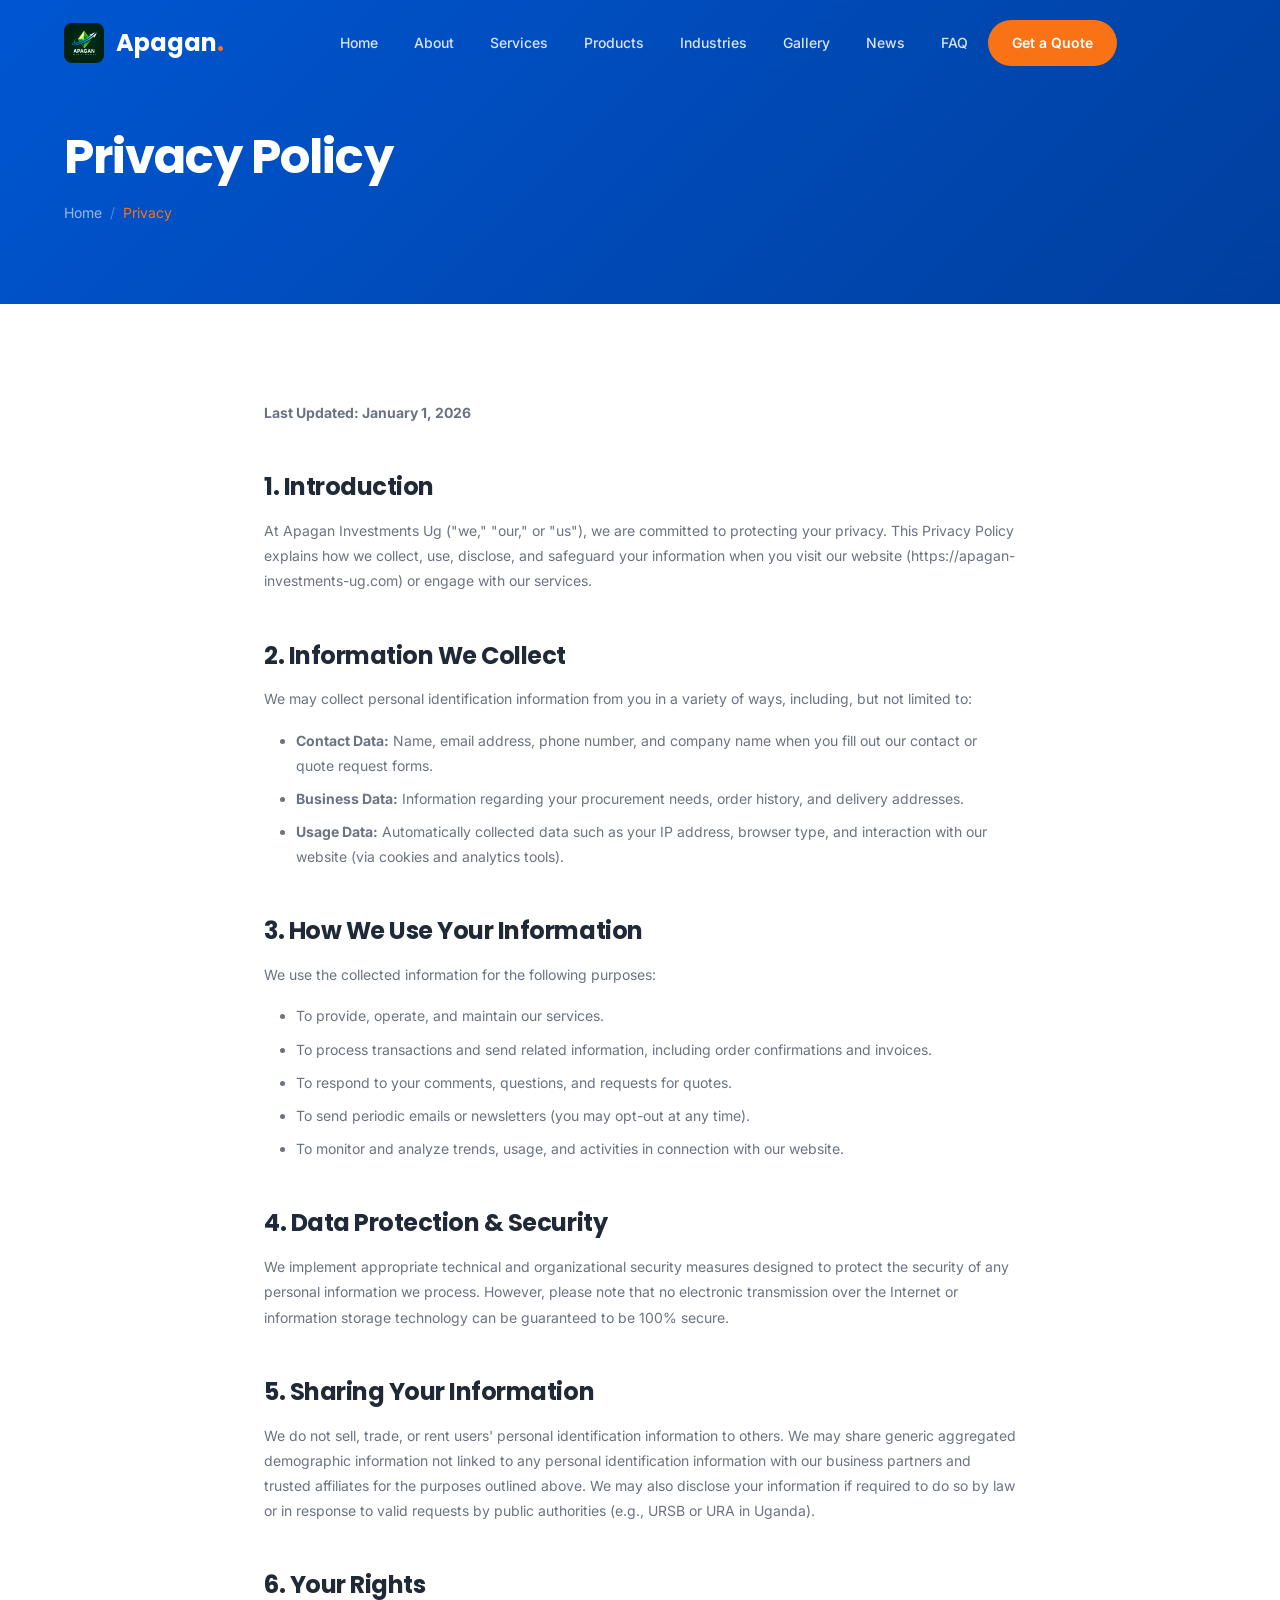
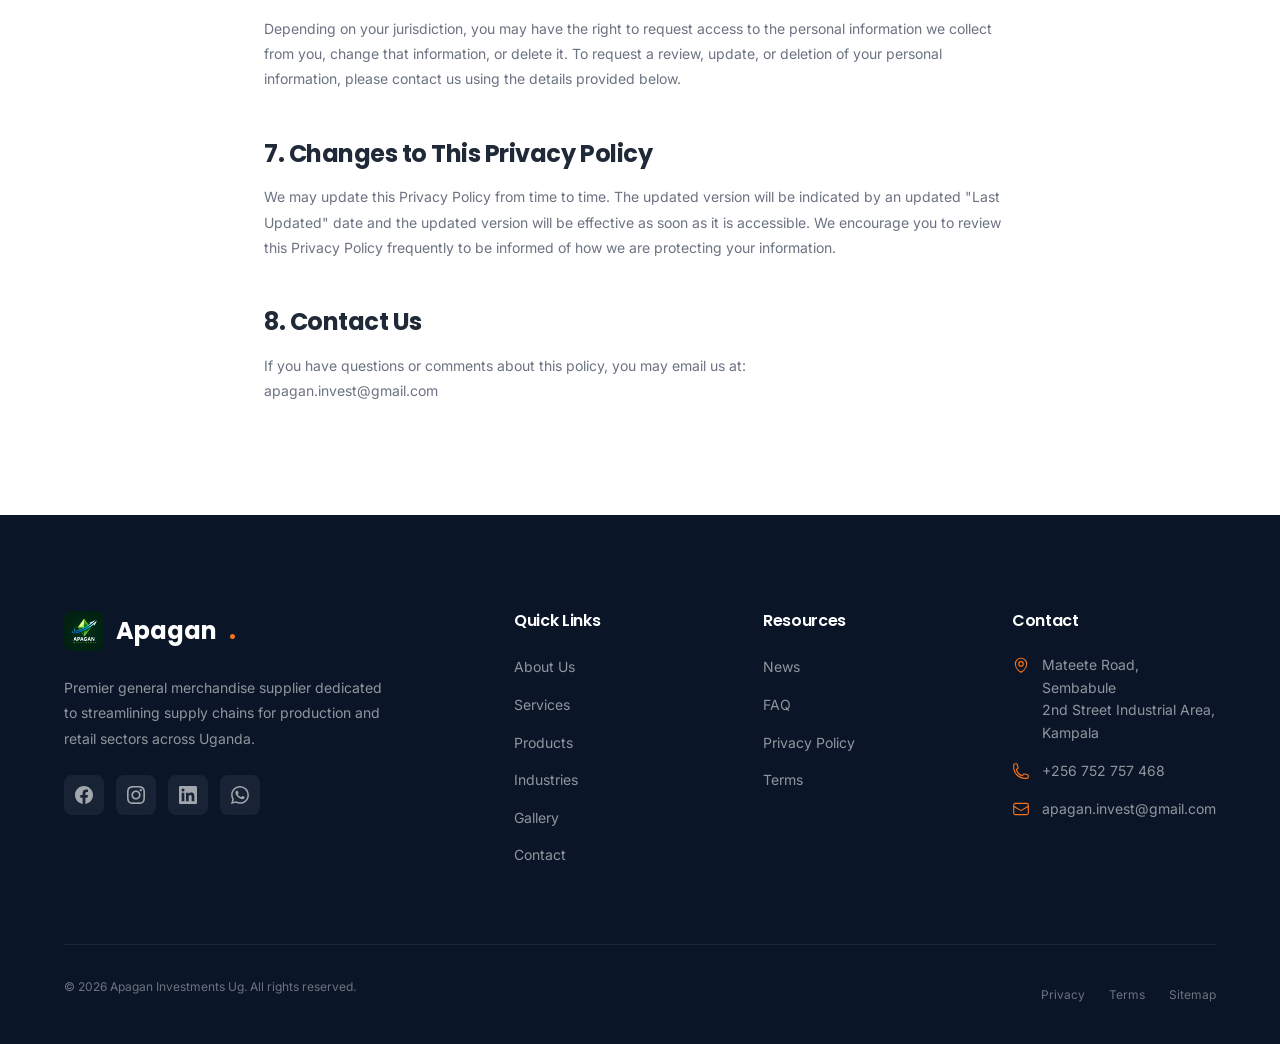
<file: privacy.html>
<!DOCTYPE html>
<html lang="en">
<head>
  <meta charset="UTF-8">
  <meta name="viewport" content="width=device-width, initial-scale=1.0">
  <title>Privacy Policy — Apagan Investments Ug</title>
  <meta name="description" content="Privacy Policy for Apagan Investments Ug. Learn how we collect, use, and protect your data.">
  <link rel="canonical" href="https://apagan-investments-ug.com/privacy.html">
  <meta name="robots" content="index, follow">
  <meta property="og:title" content="Privacy Policy — Apagan Investments Ug">
  <meta property="og:description" content="Privacy Policy for Apagan Investments Ug. Learn how we collect, use, and protect your data.">
  <meta property="og:url" content="https://apagan-investments-ug.com/privacy.html">
  <meta property="og:type" content="website">

  <!-- Favicon -->
  <link rel="icon" type="image/jpeg" href="assets/images/apagan.jpeg">
  <link rel="apple-touch-icon" href="assets/images/apagan.jpeg">
  <link rel="preconnect" href="https://fonts.googleapis.com">
  <link rel="preconnect" href="https://fonts.gstatic.com" crossorigin>
  <link href="https://fonts.googleapis.com/css2?family=Inter:wght@400;500;600;700&family=Poppins:wght@400;500;600;700;800&display=swap" rel="stylesheet">
  <link rel="stylesheet" href="assets/css/variables.css">
  <link rel="stylesheet" href="assets/css/style.css">
  <link rel="stylesheet" href="assets/css/animations.css">
  <link rel="stylesheet" href="assets/css/responsive.css">
</head>
<body>
  <div class="loader" role="status" aria-label="Loading"><div class="loader__content"><div class="loader__logo">Apagan<span>.</span></div><div class="loader__bar"><div class="loader__bar-inner"></div></div></div></div>
  <div class="scroll-progress" aria-hidden="true"></div>

  <header class="header scrolled" role="banner"><div class="container"><div class="header__inner"><a href="index.html" class="header__logo" aria-label="Home"><img src="assets/images/apagan.jpeg" alt="Apagan Logo" class="header__logo-icon"><div class="header__logo-text">Apagan<span>.</span></div></a><nav class="header__nav" role="navigation" aria-label="Main navigation"><a href="index.html">Home</a><a href="about.html">About</a><a href="services.html">Services</a><a href="products.html">Products</a><a href="industries.html">Industries</a><a href="gallery.html">Gallery</a><a href="news.html">News</a><a href="faq.html">FAQ</a><a href="contact.html" class="header__cta">Get a Quote</a></nav><div class="header__overlay"></div><button class="header__toggle" aria-label="Toggle navigation menu"><span></span><span></span><span></span></button></div></div></header>

  <section class="page-banner" style="min-height:30vh; background-image:linear-gradient(135deg, var(--color-primary), var(--color-primary-dark));">
    <div class="container"><div class="page-banner__content"><h1 class="page-banner__title">Privacy Policy</h1><div class="page-banner__breadcrumb"><a href="index.html">Home</a><span class="separator">/</span><span class="current">Privacy</span></div></div></div>
  </section>

  <section class="section">
    <div class="container" style="max-width:800px; margin:0 auto;">
      <div class="legal-content">
        <p><strong>Last Updated: January 1, 2026</strong></p>
        
        <h2>1. Introduction</h2>
        <p>At Apagan Investments Ug ("we," "our," or "us"), we are committed to protecting your privacy. This Privacy Policy explains how we collect, use, disclose, and safeguard your information when you visit our website (https://apagan-investments-ug.com) or engage with our services.</p>

        <h2>2. Information We Collect</h2>
        <p>We may collect personal identification information from you in a variety of ways, including, but not limited to:</p>
        <ul>
          <li><strong>Contact Data:</strong> Name, email address, phone number, and company name when you fill out our contact or quote request forms.</li>
          <li><strong>Business Data:</strong> Information regarding your procurement needs, order history, and delivery addresses.</li>
          <li><strong>Usage Data:</strong> Automatically collected data such as your IP address, browser type, and interaction with our website (via cookies and analytics tools).</li>
        </ul>

        <h2>3. How We Use Your Information</h2>
        <p>We use the collected information for the following purposes:</p>
        <ul>
          <li>To provide, operate, and maintain our services.</li>
          <li>To process transactions and send related information, including order confirmations and invoices.</li>
          <li>To respond to your comments, questions, and requests for quotes.</li>
          <li>To send periodic emails or newsletters (you may opt-out at any time).</li>
          <li>To monitor and analyze trends, usage, and activities in connection with our website.</li>
        </ul>

        <h2>4. Data Protection & Security</h2>
        <p>We implement appropriate technical and organizational security measures designed to protect the security of any personal information we process. However, please note that no electronic transmission over the Internet or information storage technology can be guaranteed to be 100% secure.</p>

        <h2>5. Sharing Your Information</h2>
        <p>We do not sell, trade, or rent users' personal identification information to others. We may share generic aggregated demographic information not linked to any personal identification information with our business partners and trusted affiliates for the purposes outlined above. We may also disclose your information if required to do so by law or in response to valid requests by public authorities (e.g., URSB or URA in Uganda).</p>

        <h2>6. Your Rights</h2>
        <p>Depending on your jurisdiction, you may have the right to request access to the personal information we collect from you, change that information, or delete it. To request a review, update, or deletion of your personal information, please contact us using the details provided below.</p>

        <h2>7. Changes to This Privacy Policy</h2>
        <p>We may update this Privacy Policy from time to time. The updated version will be indicated by an updated "Last Updated" date and the updated version will be effective as soon as it is accessible. We encourage you to review this Privacy Policy frequently to be informed of how we are protecting your information.</p>

        <h2>8. Contact Us</h2>
        <p>If you have questions or comments about this policy, you may email us at:<br>
        <a href="mailto:apagan.invest@gmail.com">apagan.invest@gmail.com</a></p>
      </div>
    </div>
  </section>

  <!-- Footer -->
  <footer class="footer" role="contentinfo"><div class="container"><div class="footer__grid"><div class="footer__brand"><a href="index.html" class="footer__logo"><img src="assets/images/apagan.jpeg" alt="Apagan Logo" class="footer__logo-icon"> Apagan<span>.</span></a><p class="footer__desc">Premier general merchandise supplier dedicated to streamlining supply chains for production and retail sectors across Uganda.</p><div class="footer__social"><a href="https://www.facebook.com/Apaganinvestmentsug" target="_blank" rel="noopener noreferrer" aria-label="Facebook"><svg xmlns="http://www.w3.org/2000/svg" width="18" height="18" viewBox="0 0 24 24" fill="currentColor"><path d="M24 12.073c0-6.627-5.373-12-12-12s-12 5.373-12 12c0 5.99 4.388 10.954 10.125 11.854v-8.385H7.078v-3.47h3.047V9.43c0-3.007 1.792-4.669 4.533-4.669 1.312 0 2.686.235 2.686.235v2.953H15.83c-1.491 0-1.956.925-1.956 1.874v2.25h3.328l-.532 3.47h-2.796v8.385C19.612 23.027 24 18.062 24 12.073z"/></svg></a><a href="https://www.instagram.com/apaganinvestmentsug1" target="_blank" rel="noopener noreferrer" aria-label="Instagram"><svg xmlns="http://www.w3.org/2000/svg" width="18" height="18" viewBox="0 0 24 24" fill="currentColor"><path d="M12 2.163c3.204 0 3.584.012 4.85.07 3.252.148 4.771 1.691 4.919 4.919.058 1.265.069 1.645.069 4.849 0 3.205-.012 3.584-.069 4.849-.149 3.225-1.664 4.771-4.919 4.919-1.266.058-1.644.07-4.85.07-3.204 0-3.584-.012-4.849-.07-3.26-.149-4.771-1.699-4.919-4.92-.058-1.265-.07-1.644-.07-4.849 0-3.204.013-3.583.07-4.849.149-3.227 1.664-4.771 4.919-4.919 1.266-.057 1.645-.069 4.849-.069zm0-2.163c-3.259 0-3.667.014-4.947.072-4.358.2-6.78 2.618-6.98 6.98-.059 1.281-.073 1.689-.073 4.948 0 3.259.014 3.668.072 4.948.2 4.358 2.618 6.78 6.98 6.98 1.281.058 1.689.072 4.948.072 3.259 0 3.668-.014 4.948-.072 4.354-.2 6.782-2.618 6.979-6.98.059-1.28.073-1.689.073-4.948 0-3.259-.014-3.667-.072-4.947-.196-4.354-2.617-6.78-6.979-6.98-1.281-.059-1.69-.073-4.949-.073zm0 5.838c-3.403 0-6.162 2.759-6.162 6.162s2.759 6.163 6.162 6.163 6.162-2.759 6.162-6.163c0-3.403-2.759-6.162-6.162-6.162zm0 10.162c-2.209 0-4-1.79-4-4 0-2.209 1.791-4 4-4s4 1.791 4 4c0 2.21-1.791 4-4 4zm6.406-11.845c-.796 0-1.441.645-1.441 1.44s.645 1.44 1.441 1.44c.795 0 1.439-.645 1.439-1.44s-.644-1.44-1.439-1.44z"/></svg></a><a href="https://www.linkedin.com/company/apaganinvestments" target="_blank" rel="noopener noreferrer" aria-label="LinkedIn"><svg xmlns="http://www.w3.org/2000/svg" width="18" height="18" viewBox="0 0 24 24" fill="currentColor"><path d="M20.447 20.452h-3.554v-5.569c0-1.328-.027-3.037-1.852-3.037-1.853 0-2.136 1.445-2.136 2.939v5.667H9.351V9h3.414v1.561h.046c.477-.9 1.637-1.85 3.37-1.85 3.601 0 4.267 2.37 4.267 5.455v6.286zM5.337 7.433a2.062 2.062 0 01-2.063-2.065 2.064 2.064 0 112.063 2.065zm1.782 13.019H3.555V9h3.564v11.452zM22.225 0H1.771C.792 0 0 .774 0 1.729v20.542C0 23.227.792 24 1.771 24h20.451C23.2 24 24 23.227 24 22.271V1.729C24 .774 23.2 0 22.222 0h.003z"/></svg></a><a href="https://wa.me/256752757468" target="_blank" rel="noopener noreferrer" aria-label="WhatsApp"><svg xmlns="http://www.w3.org/2000/svg" width="18" height="18" viewBox="0 0 24 24" fill="currentColor"><path d="M17.472 14.382c-.297-.149-1.758-.867-2.03-.967-.273-.099-.471-.148-.67.15-.197.297-.767.966-.94 1.164-.173.199-.347.223-.644.075-.297-.15-1.255-.463-2.39-1.475-.883-.788-1.48-1.761-1.653-2.059-.173-.297-.018-.458.13-.606.134-.133.298-.347.446-.52.149-.174.198-.298.298-.497.099-.198.05-.371-.025-.52-.075-.149-.669-1.612-.916-2.207-.242-.579-.487-.5-.669-.51-.173-.008-.371-.01-.57-.01-.198 0-.52.074-.792.372-.272.297-1.04 1.016-1.04 2.479 0 1.462 1.065 2.875 1.213 3.074.149.198 2.096 3.2 5.077 4.487.709.306 1.262.489 1.694.625.712.227 1.36.195 1.871.118.571-.085 1.758-.719 2.006-1.413.248-.694.248-1.289.173-1.413-.074-.124-.272-.198-.57-.347m-5.421 7.403h-.004a9.87 9.87 0 01-5.031-1.378l-.361-.214-3.741.982.998-3.648-.235-.374a9.86 9.86 0 01-1.51-5.26c.001-5.45 4.436-9.884 9.888-9.884 2.64 0 5.122 1.03 6.988 2.898a9.825 9.825 0 012.893 6.994c-.003 5.45-4.437 9.884-9.885 9.884m8.413-18.297A11.815 11.815 0 0012.05 0C5.495 0 .16 5.335.157 11.892c0 2.096.547 4.142 1.588 5.945L.057 24l6.305-1.654a11.882 11.882 0 005.683 1.448h.005c6.554 0 11.89-5.335 11.893-11.893a11.821 11.821 0 00-3.48-8.413z"/></svg></a></div></div><div><h4 class="footer__heading">Quick Links</h4><ul class="footer__links"><li><a href="about.html">About Us</a></li><li><a href="services.html">Services</a></li><li><a href="products.html">Products</a></li><li><a href="industries.html">Industries</a></li><li><a href="gallery.html">Gallery</a></li><li><a href="contact.html">Contact</a></li></ul></div><div><h4 class="footer__heading">Resources</h4><ul class="footer__links"><li><a href="news.html">News</a></li><li><a href="faq.html">FAQ</a></li><li><a href="privacy.html">Privacy Policy</a></li><li><a href="terms.html">Terms</a></li></ul></div><div><h4 class="footer__heading">Contact</h4><div class="footer__contact-item"><svg xmlns="http://www.w3.org/2000/svg" fill="none" viewBox="0 0 24 24" stroke="currentColor" stroke-width="1.5"><path stroke-linecap="round" stroke-linejoin="round" d="M15 10.5a3 3 0 11-6 0 3 3 0 016 0z"/><path stroke-linecap="round" stroke-linejoin="round" d="M19.5 10.5c0 7.142-7.5 11.25-7.5 11.25S4.5 17.642 4.5 10.5a7.5 7.5 0 1115 0z"/></svg><span>Mateete Road, Sembabule<br>2nd Street Industrial Area, Kampala</span></div><div class="footer__contact-item"><svg xmlns="http://www.w3.org/2000/svg" fill="none" viewBox="0 0 24 24" stroke="currentColor" stroke-width="1.5"><path stroke-linecap="round" stroke-linejoin="round" d="M2.25 6.75c0 8.284 6.716 15 15 15h2.25a2.25 2.25 0 002.25-2.25v-1.372c0-.516-.351-.966-.852-1.091l-4.423-1.106c-.44-.11-.902.055-1.173.417l-.97 1.293c-.282.376-.769.542-1.21.38a12.035 12.035 0 01-7.143-7.143c-.162-.441.004-.928.38-1.21l1.293-.97c.363-.271.527-.734.417-1.173L6.963 3.102a1.125 1.125 0 00-1.091-.852H4.5A2.25 2.25 0 002.25 4.5v2.25z"/></svg><a href="tel:+256752757468">+256 752 757 468</a></div><div class="footer__contact-item"><svg xmlns="http://www.w3.org/2000/svg" fill="none" viewBox="0 0 24 24" stroke="currentColor" stroke-width="1.5"><path stroke-linecap="round" stroke-linejoin="round" d="M21.75 6.75v10.5a2.25 2.25 0 01-2.25 2.25h-15a2.25 2.25 0 01-2.25-2.25V6.75m19.5 0A2.25 2.25 0 0019.5 4.5h-15a2.25 2.25 0 00-2.25 2.25m19.5 0v.243a2.25 2.25 0 01-1.07 1.916l-7.5 4.615a2.25 2.25 0 01-2.36 0L3.32 8.91a2.25 2.25 0 01-1.07-1.916V6.75"/></svg><a href="mailto:apagan.invest@gmail.com">apagan.invest@gmail.com</a></div></div></div><div class="footer__bottom"><p>&copy; 2026 Apagan Investments Ug. All rights reserved.</p><div class="footer__bottom-links"><a href="privacy.html">Privacy</a><a href="terms.html">Terms</a><a href="sitemap.xml">Sitemap</a></div></div></div></footer>

  <script src="assets/js/main.js" defer></script>
</body>
</html>
</file>
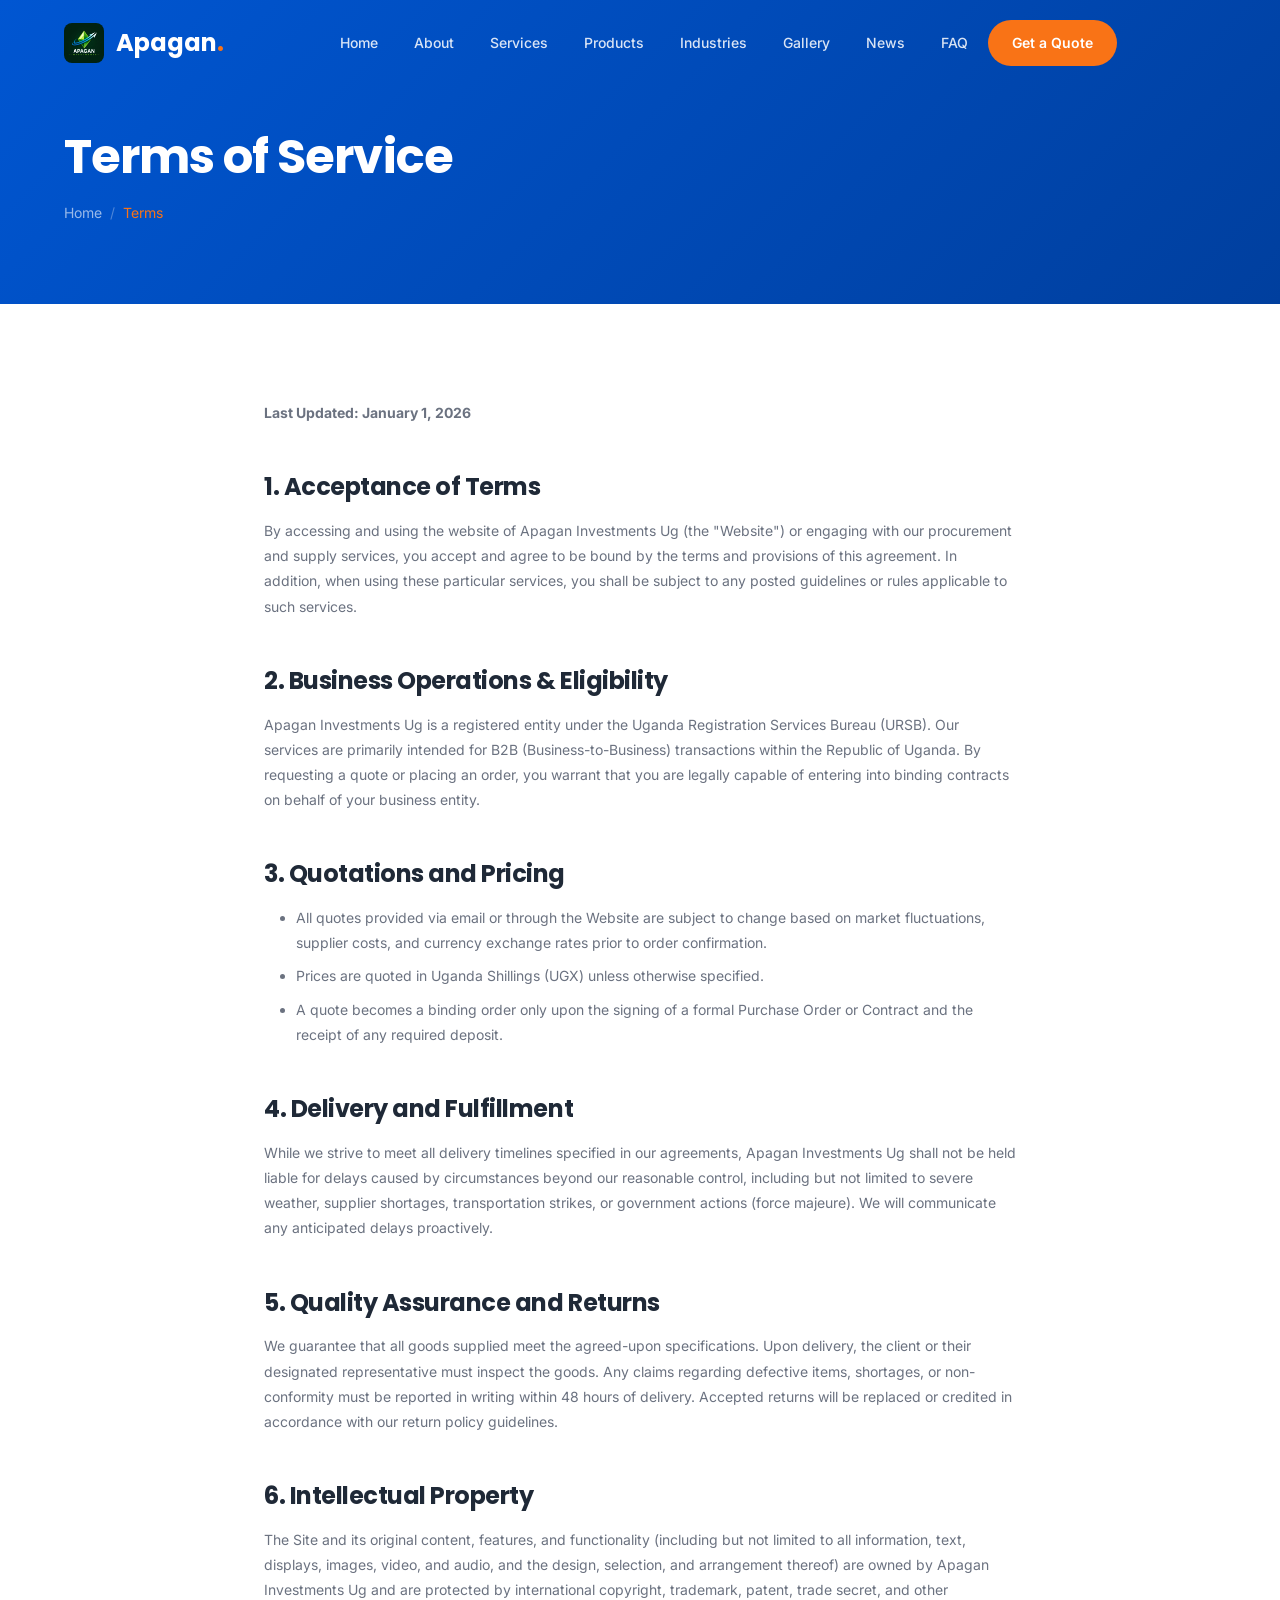
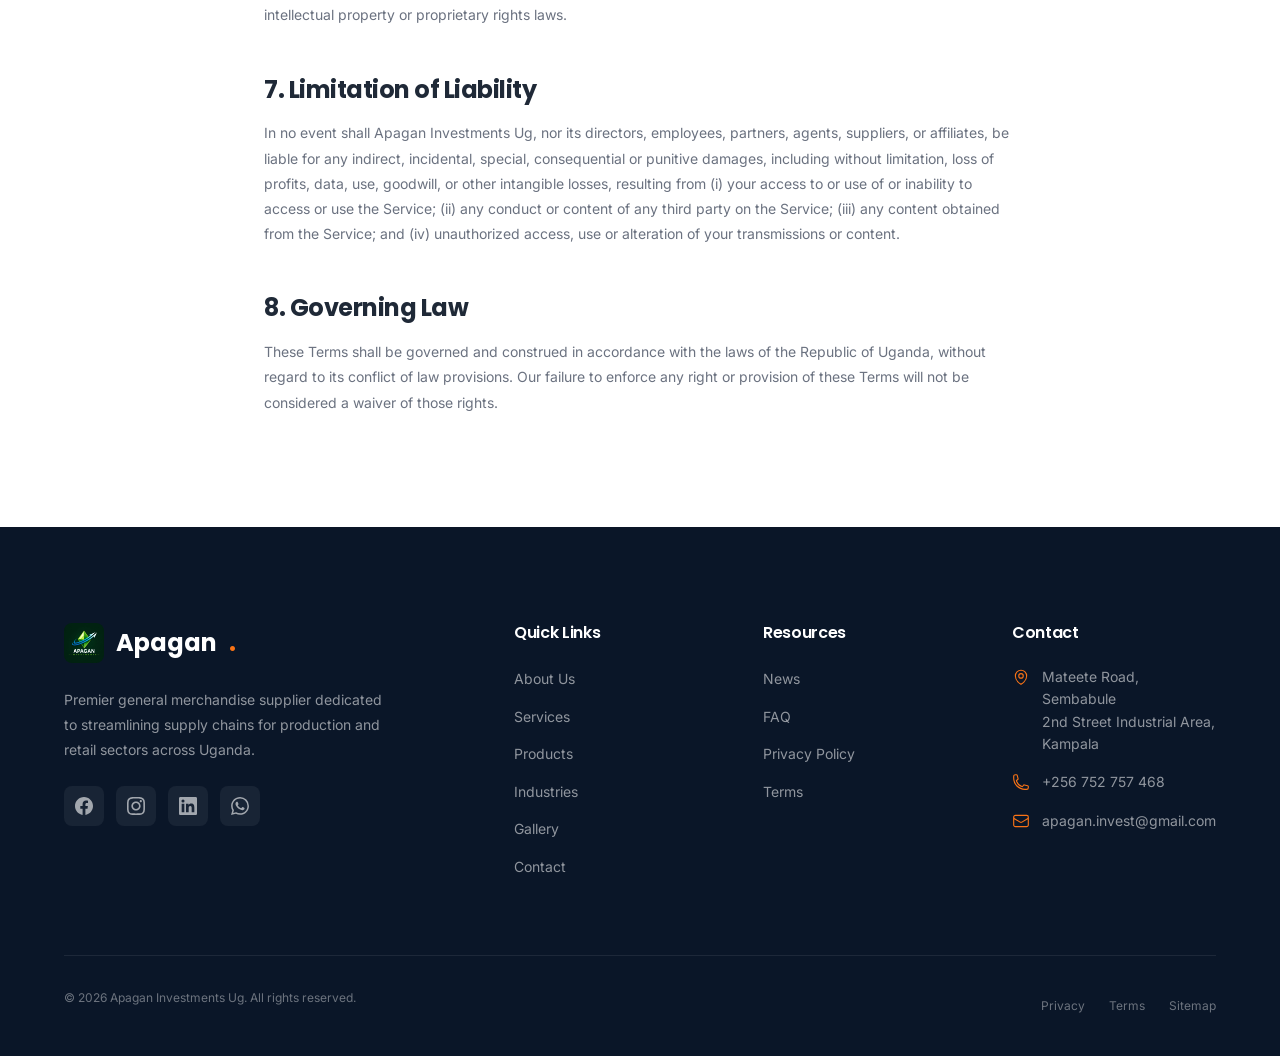
<file: terms.html>
<!DOCTYPE html>
<html lang="en">
<head>
  <meta charset="UTF-8">
  <meta name="viewport" content="width=device-width, initial-scale=1.0">
  <title>Terms of Service — Apagan Investments Ug</title>
  <meta name="description" content="Terms of Service for Apagan Investments Ug. Understand the rules and regulations governing our procurement services.">
  <link rel="canonical" href="https://apagan-investments-ug.com/terms.html">
  <meta name="robots" content="index, follow">
  <meta property="og:title" content="Terms of Service — Apagan Investments Ug">
  <meta property="og:description" content="Terms of Service for Apagan Investments Ug. Understand the rules and regulations governing our procurement services.">
  <meta property="og:url" content="https://apagan-investments-ug.com/terms.html">
  <meta property="og:type" content="website">

  <!-- Favicon -->
  <link rel="icon" type="image/jpeg" href="assets/images/apagan.jpeg">
  <link rel="apple-touch-icon" href="assets/images/apagan.jpeg">
  <link rel="preconnect" href="https://fonts.googleapis.com">
  <link rel="preconnect" href="https://fonts.gstatic.com" crossorigin>
  <link href="https://fonts.googleapis.com/css2?family=Inter:wght@400;500;600;700&family=Poppins:wght@400;500;600;700;800&display=swap" rel="stylesheet">
  <link rel="stylesheet" href="assets/css/variables.css">
  <link rel="stylesheet" href="assets/css/style.css">
  <link rel="stylesheet" href="assets/css/animations.css">
  <link rel="stylesheet" href="assets/css/responsive.css">
</head>
<body>
  <div class="loader" role="status" aria-label="Loading"><div class="loader__content"><div class="loader__logo">Apagan<span>.</span></div><div class="loader__bar"><div class="loader__bar-inner"></div></div></div></div>
  <div class="scroll-progress" aria-hidden="true"></div>

  <header class="header scrolled" role="banner"><div class="container"><div class="header__inner"><a href="index.html" class="header__logo" aria-label="Home"><img src="assets/images/apagan.jpeg" alt="Apagan Logo" class="header__logo-icon"><div class="header__logo-text">Apagan<span>.</span></div></a><nav class="header__nav" role="navigation" aria-label="Main navigation"><a href="index.html">Home</a><a href="about.html">About</a><a href="services.html">Services</a><a href="products.html">Products</a><a href="industries.html">Industries</a><a href="gallery.html">Gallery</a><a href="news.html">News</a><a href="faq.html">FAQ</a><a href="contact.html" class="header__cta">Get a Quote</a></nav><div class="header__overlay"></div><button class="header__toggle" aria-label="Toggle navigation menu"><span></span><span></span><span></span></button></div></div></header>

  <section class="page-banner" style="min-height:30vh; background-image:linear-gradient(135deg, var(--color-primary), var(--color-primary-dark));">
    <div class="container"><div class="page-banner__content"><h1 class="page-banner__title">Terms of Service</h1><div class="page-banner__breadcrumb"><a href="index.html">Home</a><span class="separator">/</span><span class="current">Terms</span></div></div></div>
  </section>

  <section class="section">
    <div class="container" style="max-width:800px; margin:0 auto;">
      <div class="legal-content">
        <p><strong>Last Updated: January 1, 2026</strong></p>
        
        <h2>1. Acceptance of Terms</h2>
        <p>By accessing and using the website of Apagan Investments Ug (the "Website") or engaging with our procurement and supply services, you accept and agree to be bound by the terms and provisions of this agreement. In addition, when using these particular services, you shall be subject to any posted guidelines or rules applicable to such services.</p>

        <h2>2. Business Operations & Eligibility</h2>
        <p>Apagan Investments Ug is a registered entity under the Uganda Registration Services Bureau (URSB). Our services are primarily intended for B2B (Business-to-Business) transactions within the Republic of Uganda. By requesting a quote or placing an order, you warrant that you are legally capable of entering into binding contracts on behalf of your business entity.</p>

        <h2>3. Quotations and Pricing</h2>
        <ul>
          <li>All quotes provided via email or through the Website are subject to change based on market fluctuations, supplier costs, and currency exchange rates prior to order confirmation.</li>
          <li>Prices are quoted in Uganda Shillings (UGX) unless otherwise specified.</li>
          <li>A quote becomes a binding order only upon the signing of a formal Purchase Order or Contract and the receipt of any required deposit.</li>
        </ul>

        <h2>4. Delivery and Fulfillment</h2>
        <p>While we strive to meet all delivery timelines specified in our agreements, Apagan Investments Ug shall not be held liable for delays caused by circumstances beyond our reasonable control, including but not limited to severe weather, supplier shortages, transportation strikes, or government actions (force majeure). We will communicate any anticipated delays proactively.</p>

        <h2>5. Quality Assurance and Returns</h2>
        <p>We guarantee that all goods supplied meet the agreed-upon specifications. Upon delivery, the client or their designated representative must inspect the goods. Any claims regarding defective items, shortages, or non-conformity must be reported in writing within 48 hours of delivery. Accepted returns will be replaced or credited in accordance with our return policy guidelines.</p>

        <h2>6. Intellectual Property</h2>
        <p>The Site and its original content, features, and functionality (including but not limited to all information, text, displays, images, video, and audio, and the design, selection, and arrangement thereof) are owned by Apagan Investments Ug and are protected by international copyright, trademark, patent, trade secret, and other intellectual property or proprietary rights laws.</p>

        <h2>7. Limitation of Liability</h2>
        <p>In no event shall Apagan Investments Ug, nor its directors, employees, partners, agents, suppliers, or affiliates, be liable for any indirect, incidental, special, consequential or punitive damages, including without limitation, loss of profits, data, use, goodwill, or other intangible losses, resulting from (i) your access to or use of or inability to access or use the Service; (ii) any conduct or content of any third party on the Service; (iii) any content obtained from the Service; and (iv) unauthorized access, use or alteration of your transmissions or content.</p>

        <h2>8. Governing Law</h2>
        <p>These Terms shall be governed and construed in accordance with the laws of the Republic of Uganda, without regard to its conflict of law provisions. Our failure to enforce any right or provision of these Terms will not be considered a waiver of those rights.</p>
      </div>
    </div>
  </section>

  <!-- Footer -->
  <footer class="footer" role="contentinfo"><div class="container"><div class="footer__grid"><div class="footer__brand"><a href="index.html" class="footer__logo"><img src="assets/images/apagan.jpeg" alt="Apagan Logo" class="footer__logo-icon"> Apagan<span>.</span></a><p class="footer__desc">Premier general merchandise supplier dedicated to streamlining supply chains for production and retail sectors across Uganda.</p><div class="footer__social"><a href="https://www.facebook.com/Apaganinvestmentsug" target="_blank" rel="noopener noreferrer" aria-label="Facebook"><svg xmlns="http://www.w3.org/2000/svg" width="18" height="18" viewBox="0 0 24 24" fill="currentColor"><path d="M24 12.073c0-6.627-5.373-12-12-12s-12 5.373-12 12c0 5.99 4.388 10.954 10.125 11.854v-8.385H7.078v-3.47h3.047V9.43c0-3.007 1.792-4.669 4.533-4.669 1.312 0 2.686.235 2.686.235v2.953H15.83c-1.491 0-1.956.925-1.956 1.874v2.25h3.328l-.532 3.47h-2.796v8.385C19.612 23.027 24 18.062 24 12.073z"/></svg></a><a href="https://www.instagram.com/apaganinvestmentsug1" target="_blank" rel="noopener noreferrer" aria-label="Instagram"><svg xmlns="http://www.w3.org/2000/svg" width="18" height="18" viewBox="0 0 24 24" fill="currentColor"><path d="M12 2.163c3.204 0 3.584.012 4.85.07 3.252.148 4.771 1.691 4.919 4.919.058 1.265.069 1.645.069 4.849 0 3.205-.012 3.584-.069 4.849-.149 3.225-1.664 4.771-4.919 4.919-1.266.058-1.644.07-4.85.07-3.204 0-3.584-.012-4.849-.07-3.26-.149-4.771-1.699-4.919-4.92-.058-1.265-.07-1.644-.07-4.849 0-3.204.013-3.583.07-4.849.149-3.227 1.664-4.771 4.919-4.919 1.266-.057 1.645-.069 4.849-.069zm0-2.163c-3.259 0-3.667.014-4.947.072-4.358.2-6.78 2.618-6.98 6.98-.059 1.281-.073 1.689-.073 4.948 0 3.259.014 3.668.072 4.948.2 4.358 2.618 6.78 6.98 6.98 1.281.058 1.689.072 4.948.072 3.259 0 3.668-.014 4.948-.072 4.354-.2 6.782-2.618 6.979-6.98.059-1.28.073-1.689.073-4.948 0-3.259-.014-3.667-.072-4.947-.196-4.354-2.617-6.78-6.979-6.98-1.281-.059-1.69-.073-4.949-.073zm0 5.838c-3.403 0-6.162 2.759-6.162 6.162s2.759 6.163 6.162 6.163 6.162-2.759 6.162-6.163c0-3.403-2.759-6.162-6.162-6.162zm0 10.162c-2.209 0-4-1.79-4-4 0-2.209 1.791-4 4-4s4 1.791 4 4c0 2.21-1.791 4-4 4zm6.406-11.845c-.796 0-1.441.645-1.441 1.44s.645 1.44 1.441 1.44c.795 0 1.439-.645 1.439-1.44s-.644-1.44-1.439-1.44z"/></svg></a><a href="https://www.linkedin.com/company/apaganinvestments" target="_blank" rel="noopener noreferrer" aria-label="LinkedIn"><svg xmlns="http://www.w3.org/2000/svg" width="18" height="18" viewBox="0 0 24 24" fill="currentColor"><path d="M20.447 20.452h-3.554v-5.569c0-1.328-.027-3.037-1.852-3.037-1.853 0-2.136 1.445-2.136 2.939v5.667H9.351V9h3.414v1.561h.046c.477-.9 1.637-1.85 3.37-1.85 3.601 0 4.267 2.37 4.267 5.455v6.286zM5.337 7.433a2.062 2.062 0 01-2.063-2.065 2.064 2.064 0 112.063 2.065zm1.782 13.019H3.555V9h3.564v11.452zM22.225 0H1.771C.792 0 0 .774 0 1.729v20.542C0 23.227.792 24 1.771 24h20.451C23.2 24 24 23.227 24 22.271V1.729C24 .774 23.2 0 22.222 0h.003z"/></svg></a><a href="https://wa.me/256752757468" target="_blank" rel="noopener noreferrer" aria-label="WhatsApp"><svg xmlns="http://www.w3.org/2000/svg" width="18" height="18" viewBox="0 0 24 24" fill="currentColor"><path d="M17.472 14.382c-.297-.149-1.758-.867-2.03-.967-.273-.099-.471-.148-.67.15-.197.297-.767.966-.94 1.164-.173.199-.347.223-.644.075-.297-.15-1.255-.463-2.39-1.475-.883-.788-1.48-1.761-1.653-2.059-.173-.297-.018-.458.13-.606.134-.133.298-.347.446-.52.149-.174.198-.298.298-.497.099-.198.05-.371-.025-.52-.075-.149-.669-1.612-.916-2.207-.242-.579-.487-.5-.669-.51-.173-.008-.371-.01-.57-.01-.198 0-.52.074-.792.372-.272.297-1.04 1.016-1.04 2.479 0 1.462 1.065 2.875 1.213 3.074.149.198 2.096 3.2 5.077 4.487.709.306 1.262.489 1.694.625.712.227 1.36.195 1.871.118.571-.085 1.758-.719 2.006-1.413.248-.694.248-1.289.173-1.413-.074-.124-.272-.198-.57-.347m-5.421 7.403h-.004a9.87 9.87 0 01-5.031-1.378l-.361-.214-3.741.982.998-3.648-.235-.374a9.86 9.86 0 01-1.51-5.26c.001-5.45 4.436-9.884 9.888-9.884 2.64 0 5.122 1.03 6.988 2.898a9.825 9.825 0 012.893 6.994c-.003 5.45-4.437 9.884-9.885 9.884m8.413-18.297A11.815 11.815 0 0012.05 0C5.495 0 .16 5.335.157 11.892c0 2.096.547 4.142 1.588 5.945L.057 24l6.305-1.654a11.882 11.882 0 005.683 1.448h.005c6.554 0 11.89-5.335 11.893-11.893a11.821 11.821 0 00-3.48-8.413z"/></svg></a></div></div><div><h4 class="footer__heading">Quick Links</h4><ul class="footer__links"><li><a href="about.html">About Us</a></li><li><a href="services.html">Services</a></li><li><a href="products.html">Products</a></li><li><a href="industries.html">Industries</a></li><li><a href="gallery.html">Gallery</a></li><li><a href="contact.html">Contact</a></li></ul></div><div><h4 class="footer__heading">Resources</h4><ul class="footer__links"><li><a href="news.html">News</a></li><li><a href="faq.html">FAQ</a></li><li><a href="privacy.html">Privacy Policy</a></li><li><a href="terms.html">Terms</a></li></ul></div><div><h4 class="footer__heading">Contact</h4><div class="footer__contact-item"><svg xmlns="http://www.w3.org/2000/svg" fill="none" viewBox="0 0 24 24" stroke="currentColor" stroke-width="1.5"><path stroke-linecap="round" stroke-linejoin="round" d="M15 10.5a3 3 0 11-6 0 3 3 0 016 0z"/><path stroke-linecap="round" stroke-linejoin="round" d="M19.5 10.5c0 7.142-7.5 11.25-7.5 11.25S4.5 17.642 4.5 10.5a7.5 7.5 0 1115 0z"/></svg><span>Mateete Road, Sembabule<br>2nd Street Industrial Area, Kampala</span></div><div class="footer__contact-item"><svg xmlns="http://www.w3.org/2000/svg" fill="none" viewBox="0 0 24 24" stroke="currentColor" stroke-width="1.5"><path stroke-linecap="round" stroke-linejoin="round" d="M2.25 6.75c0 8.284 6.716 15 15 15h2.25a2.25 2.25 0 002.25-2.25v-1.372c0-.516-.351-.966-.852-1.091l-4.423-1.106c-.44-.11-.902.055-1.173.417l-.97 1.293c-.282.376-.769.542-1.21.38a12.035 12.035 0 01-7.143-7.143c-.162-.441.004-.928.38-1.21l1.293-.97c.363-.271.527-.734.417-1.173L6.963 3.102a1.125 1.125 0 00-1.091-.852H4.5A2.25 2.25 0 002.25 4.5v2.25z"/></svg><a href="tel:+256752757468">+256 752 757 468</a></div><div class="footer__contact-item"><svg xmlns="http://www.w3.org/2000/svg" fill="none" viewBox="0 0 24 24" stroke="currentColor" stroke-width="1.5"><path stroke-linecap="round" stroke-linejoin="round" d="M21.75 6.75v10.5a2.25 2.25 0 01-2.25 2.25h-15a2.25 2.25 0 01-2.25-2.25V6.75m19.5 0A2.25 2.25 0 0019.5 4.5h-15a2.25 2.25 0 00-2.25 2.25m19.5 0v.243a2.25 2.25 0 01-1.07 1.916l-7.5 4.615a2.25 2.25 0 01-2.36 0L3.32 8.91a2.25 2.25 0 01-1.07-1.916V6.75"/></svg><a href="mailto:apagan.invest@gmail.com">apagan.invest@gmail.com</a></div></div></div><div class="footer__bottom"><p>&copy; 2026 Apagan Investments Ug. All rights reserved.</p><div class="footer__bottom-links"><a href="privacy.html">Privacy</a><a href="terms.html">Terms</a><a href="sitemap.xml">Sitemap</a></div></div></div></footer>

  <script src="assets/js/main.js" defer></script>
</body>
</html>
</file>
<file: assets/css/variables.css>
/* ==========================================================================
   APAGAN INVESTMENTS UGANDA — Design Tokens
   variables.css
   ========================================================================== */

:root {
  /* ── Brand Colours ─────────────────────────────────────────────────── */
  --color-primary:        #0056D2;
  --color-primary-dark:   #003F9E;
  --color-primary-light:  #3B82F6;
  --color-primary-rgb:    0, 86, 210;

  --color-secondary:      #F97316;
  --color-secondary-dark: #C2590C;
  --color-secondary-light:#FB923C;
  --color-secondary-rgb:  249, 115, 22;

  --color-bg:             #FFFFFF;
  --color-bg-alt:         #F5F7FA;
  --color-bg-dark:        #0A1628;
  --color-bg-dark-alt:    #111D32;

  --color-text:           #1F2937;
  --color-text-light:     #6B7280;
  --color-text-lighter:   #9CA3AF;
  --color-text-inverse:   #FFFFFF;

  --color-border:         #E5E7EB;
  --color-border-light:   #F3F4F6;

  --color-success:        #10B981;
  --color-error:          #EF4444;
  --color-warning:        #F59E0B;

  /* ── Typography ────────────────────────────────────────────────────── */
  --font-heading:         'Poppins', sans-serif;
  --font-body:            'Inter', sans-serif;

  --fw-regular:           400;
  --fw-medium:            500;
  --fw-semibold:          600;
  --fw-bold:              700;
  --fw-extrabold:         800;

  --fs-xs:                0.75rem;   /* 12px */
  --fs-sm:                0.875rem;  /* 14px */
  --fs-base:              1rem;      /* 16px */
  --fs-md:                1.125rem;  /* 18px */
  --fs-lg:                1.25rem;   /* 20px */
  --fs-xl:                1.5rem;    /* 24px */
  --fs-2xl:               2rem;      /* 32px */
  --fs-3xl:               2.5rem;    /* 40px */
  --fs-4xl:               3rem;      /* 48px */
  --fs-5xl:               3.5rem;    /* 56px */
  --fs-6xl:               4rem;      /* 64px */

  --lh-tight:             1.2;
  --lh-snug:              1.35;
  --lh-normal:            1.6;
  --lh-relaxed:           1.8;

  --ls-tight:             -0.02em;
  --ls-normal:            0;
  --ls-wide:              0.05em;
  --ls-wider:             0.1em;

  /* ── Spacing ───────────────────────────────────────────────────────── */
  --space-1:              0.25rem;
  --space-2:              0.5rem;
  --space-3:              0.75rem;
  --space-4:              1rem;
  --space-5:              1.25rem;
  --space-6:              1.5rem;
  --space-8:              2rem;
  --space-10:             2.5rem;
  --space-12:             3rem;
  --space-16:             4rem;
  --space-20:             5rem;
  --space-24:             6rem;
  --space-32:             8rem;

  /* ── Layout ────────────────────────────────────────────────────────── */
  --container-sm:         640px;
  --container-md:         768px;
  --container-lg:         1024px;
  --container-xl:         1200px;
  --container-2xl:        1400px;
  --container-padding:    1.5rem;

  /* ── Borders & Radius ──────────────────────────────────────────────── */
  --radius-sm:            0.375rem;
  --radius-md:            0.5rem;
  --radius-lg:            0.75rem;
  --radius-xl:            1rem;
  --radius-2xl:           1.5rem;
  --radius-full:          9999px;

  /* ── Shadows ───────────────────────────────────────────────────────── */
  --shadow-xs:            0 1px 2px rgba(0,0,0,0.04);
  --shadow-sm:            0 2px 4px rgba(0,0,0,0.06);
  --shadow-md:            0 4px 12px rgba(0,0,0,0.08);
  --shadow-lg:            0 8px 24px rgba(0,0,0,0.10);
  --shadow-xl:            0 16px 48px rgba(0,0,0,0.12);
  --shadow-card:          0 2px 16px rgba(0,0,0,0.06);
  --shadow-card-hover:    0 8px 32px rgba(0,0,0,0.12);
  --shadow-primary:       0 4px 14px rgba(var(--color-primary-rgb),0.35);
  --shadow-secondary:     0 4px 14px rgba(var(--color-secondary-rgb),0.35);

  /* ── Transitions ───────────────────────────────────────────────────── */
  --ease-out:             cubic-bezier(0.25, 0.46, 0.45, 0.94);
  --ease-in-out:          cubic-bezier(0.76, 0, 0.24, 1);
  --ease-bounce:          cubic-bezier(0.34, 1.56, 0.64, 1);
  --duration-fast:        150ms;
  --duration-base:        300ms;
  --duration-slow:        500ms;
  --duration-slower:      800ms;

  /* ── Z-index layers ────────────────────────────────────────────────── */
  --z-below:              -1;
  --z-base:               1;
  --z-dropdown:           100;
  --z-sticky:             200;
  --z-overlay:            300;
  --z-modal:              400;
  --z-toast:              500;
  --z-loader:             600;
}
</file>
<file: assets/css/style.css>
/* ==========================================================================
   APAGAN INVESTMENTS UGANDA — Main Stylesheet
   style.css
   ========================================================================== */

/* ── Reset & Base ────────────────────────────────────────────────────── */
*,
*::before,
*::after {
  margin: 0;
  padding: 0;
  box-sizing: border-box;
}

html {
  scroll-behavior: smooth;
  -webkit-text-size-adjust: 100%;
  font-size: 16px;
}

body {
  font-family: var(--font-body);
  font-weight: var(--fw-regular);
  font-size: var(--fs-base);
  line-height: var(--lh-normal);
  color: var(--color-text);
  background-color: var(--color-bg);
  -webkit-font-smoothing: antialiased;
  -moz-osx-font-smoothing: grayscale;
  overflow-x: hidden;
}

img {
  max-width: 100%;
  height: auto;
  display: block;
}

a {
  text-decoration: none;
  color: inherit;
  transition: color var(--duration-base) var(--ease-out);
}

ul, ol { list-style: none; }

button, input, textarea, select {
  font-family: inherit;
  font-size: inherit;
  border: none;
  outline: none;
  background: none;
}

button { cursor: pointer; }

h1, h2, h3, h4, h5, h6 {
  font-family: var(--font-heading);
  font-weight: var(--fw-bold);
  line-height: var(--lh-tight);
  letter-spacing: var(--ls-tight);
  color: var(--color-text);
}

p {
  margin-bottom: var(--space-4);
  line-height: var(--lh-normal);
}

::selection {
  background: var(--color-primary);
  color: var(--color-text-inverse);
}

/* ── Scroll Progress Bar ─────────────────────────────────────────────── */
.scroll-progress {
  position: fixed;
  top: 0;
  left: 0;
  height: 3px;
  background: linear-gradient(90deg, var(--color-primary), var(--color-secondary));
  z-index: var(--z-toast);
  transition: width 50ms linear;
  width: 0;
}

/* ── Loading Screen ──────────────────────────────────────────────────── */
.loader {
  position: fixed;
  inset: 0;
  background: var(--color-bg);
  display: flex;
  align-items: center;
  justify-content: center;
  z-index: var(--z-loader);
  transition: opacity var(--duration-slow) var(--ease-out),
              visibility var(--duration-slow) var(--ease-out);
}

.loader.loaded {
  opacity: 0;
  visibility: hidden;
  pointer-events: none;
}

.loader__content {
  text-align: center;
}

.loader__logo {
  font-family: var(--font-heading);
  font-size: var(--fs-2xl);
  font-weight: var(--fw-bold);
  color: var(--color-primary);
  margin-bottom: var(--space-6);
}

.loader__logo span {
  color: var(--color-secondary);
}

.loader__bar {
  width: 200px;
  height: 3px;
  background: var(--color-border);
  border-radius: var(--radius-full);
  overflow: hidden;
  margin: 0 auto;
}

.loader__bar-inner {
  width: 40%;
  height: 100%;
  background: linear-gradient(90deg, var(--color-primary), var(--color-secondary));
  border-radius: var(--radius-full);
  animation: loaderSlide 1.2s var(--ease-in-out) infinite;
}

@keyframes loaderSlide {
  0%   { transform: translateX(-100%); }
  100% { transform: translateX(350%); }
}

/* ── Container ───────────────────────────────────────────────────────── */
.container {
  width: 100%;
  max-width: var(--container-xl);
  margin: 0 auto;
  padding: 0 var(--container-padding);
}

.container--narrow {
  max-width: var(--container-lg);
}

.container--wide {
  max-width: var(--container-2xl);
}

/* ── Navigation ──────────────────────────────────────────────────────── */
.header {
  position: fixed;
  top: 0;
  left: 0;
  width: 100%;
  z-index: var(--z-sticky);
  transition: background var(--duration-base) var(--ease-out),
              box-shadow var(--duration-base) var(--ease-out),
              padding var(--duration-base) var(--ease-out);
  padding: var(--space-5) 0;
}

.header.scrolled {
  background: rgba(255,255,255,0.97);
  backdrop-filter: blur(8px);
  -webkit-backdrop-filter: blur(8px);
  box-shadow: var(--shadow-sm);
  padding: var(--space-3) 0;
}

.header__inner {
  display: flex;
  align-items: center;
  justify-content: space-between;
}

.header__logo {
  display: flex;
  align-items: center;
  gap: var(--space-3);
  font-family: var(--font-heading);
  font-weight: var(--fw-bold);
  font-size: var(--fs-xl);
  color: var(--color-text-inverse);
  transition: color var(--duration-base) var(--ease-out);
  z-index: 10;
}

.header.scrolled .header__logo {
  color: var(--color-primary);
}

.header__logo-icon {
  width: 40px;
  height: 40px;
  border-radius: var(--radius-md);
  object-fit: cover;
  flex-shrink: 0;
}

.header__logo-text span {
  color: var(--color-secondary);
}

.header__nav {
  display: flex;
  align-items: center;
  gap: var(--space-1);
}

.header__nav a {
  padding: var(--space-2) var(--space-4);
  font-size: var(--fs-sm);
  font-weight: var(--fw-medium);
  color: rgba(255,255,255,0.85);
  border-radius: var(--radius-md);
  transition: color var(--duration-base) var(--ease-out),
              background var(--duration-base) var(--ease-out);
  position: relative;
}

.header.scrolled .header__nav a {
  color: var(--color-text);
}

.header__nav a:hover,
.header__nav a.active {
  color: var(--color-primary);
  background: rgba(var(--color-primary-rgb), 0.08);
}

.header__cta {
  display: inline-flex;
  align-items: center;
  gap: var(--space-2);
  padding: var(--space-3) var(--space-6) !important;
  background: var(--color-secondary) !important;
  color: var(--color-text-inverse) !important;
  border-radius: var(--radius-full) !important;
  font-weight: var(--fw-semibold) !important;
  font-size: var(--fs-sm) !important;
  transition: transform var(--duration-base) var(--ease-out),
              box-shadow var(--duration-base) var(--ease-out) !important;
}

.header__cta:hover {
  transform: translateY(-2px);
  box-shadow: var(--shadow-secondary);
  background: var(--color-secondary-dark) !important;
  color: var(--color-text-inverse) !important;
}

/* Mobile menu toggle */
.header__toggle {
  display: none;
  flex-direction: column;
  gap: 5px;
  width: 28px;
  cursor: pointer;
  z-index: 10;
}

.header__toggle span {
  display: block;
  height: 2px;
  background: var(--color-text-inverse);
  border-radius: var(--radius-full);
  transition: transform var(--duration-base) var(--ease-out),
              opacity var(--duration-base) var(--ease-out),
              background var(--duration-base) var(--ease-out);
}

.header.scrolled .header__toggle span {
  background: var(--color-text);
}

.header__toggle.active span:nth-child(1) {
  transform: translateY(7px) rotate(45deg);
}
.header__toggle.active span:nth-child(2) {
  opacity: 0;
}
.header__toggle.active span:nth-child(3) {
  transform: translateY(-7px) rotate(-45deg);
}

/* ── Buttons ─────────────────────────────────────────────────────────── */
.btn {
  display: inline-flex;
  align-items: center;
  justify-content: center;
  gap: var(--space-2);
  padding: var(--space-4) var(--space-8);
  font-family: var(--font-heading);
  font-weight: var(--fw-semibold);
  font-size: var(--fs-sm);
  letter-spacing: var(--ls-wide);
  border-radius: var(--radius-full);
  transition: all var(--duration-base) var(--ease-out);
  white-space: nowrap;
  cursor: pointer;
}

.btn--primary {
  background: var(--color-primary);
  color: var(--color-text-inverse);
}

.btn--primary:hover {
  background: var(--color-primary-dark);
  transform: translateY(-2px);
  box-shadow: var(--shadow-primary);
}

.btn--secondary {
  background: var(--color-secondary);
  color: var(--color-text-inverse);
}

.btn--secondary:hover {
  background: var(--color-secondary-dark);
  transform: translateY(-2px);
  box-shadow: var(--shadow-secondary);
}

.btn--outline {
  border: 2px solid var(--color-primary);
  color: var(--color-primary);
  background: transparent;
}

.btn--outline:hover {
  background: var(--color-primary);
  color: var(--color-text-inverse);
  transform: translateY(-2px);
  box-shadow: var(--shadow-primary);
}

.btn--outline-white {
  border: 2px solid rgba(255,255,255,0.6);
  color: var(--color-text-inverse);
  background: transparent;
}

.btn--outline-white:hover {
  background: var(--color-text-inverse);
  color: var(--color-primary);
  border-color: var(--color-text-inverse);
  transform: translateY(-2px);
}

.btn--white {
  background: var(--color-text-inverse);
  color: var(--color-primary);
}

.btn--white:hover {
  transform: translateY(-2px);
  box-shadow: var(--shadow-lg);
}

.btn--lg {
  padding: var(--space-5) var(--space-10);
  font-size: var(--fs-base);
}

.btn--sm {
  padding: var(--space-2) var(--space-6);
  font-size: var(--fs-xs);
}

.btn svg,
.btn i {
  width: 18px;
  height: 18px;
}

/* ── Section Layout ──────────────────────────────────────────────────── */
.section {
  padding: var(--space-24) 0;
}

.section--sm {
  padding: var(--space-16) 0;
}

.section--lg {
  padding: var(--space-32) 0;
}

.section--bg {
  background: var(--color-bg-alt);
}

.section--dark {
  background: var(--color-bg-dark);
  color: var(--color-text-inverse);
}

.section--dark h1,
.section--dark h2,
.section--dark h3,
.section--dark h4 {
  color: var(--color-text-inverse);
}

.section--dark p {
  color: rgba(255,255,255,0.75);
}

.section__header {
  text-align: center;
  max-width: 680px;
  margin: 0 auto var(--space-16);
}

.section__label {
  display: inline-flex;
  align-items: center;
  gap: var(--space-2);
  font-family: var(--font-heading);
  font-size: var(--fs-xs);
  font-weight: var(--fw-semibold);
  letter-spacing: var(--ls-wider);
  text-transform: uppercase;
  color: var(--color-primary);
  margin-bottom: var(--space-4);
}

.section__label::before {
  content: '';
  width: 28px;
  height: 2px;
  background: var(--color-secondary);
  border-radius: var(--radius-full);
}

.section--dark .section__label {
  color: var(--color-secondary);
}

.section__title {
  font-size: var(--fs-4xl);
  font-weight: var(--fw-bold);
  margin-bottom: var(--space-6);
  line-height: var(--lh-tight);
}

.section__subtitle {
  font-size: var(--fs-md);
  color: var(--color-text-light);
  line-height: var(--lh-relaxed);
  max-width: 560px;
  margin: 0 auto;
}

.section--dark .section__subtitle {
  color: rgba(255,255,255,0.65);
}

/* ── Hero Section ────────────────────────────────────────────────────── */
.hero {
  position: relative;
  min-height: 100vh;
  display: flex;
  align-items: center;
  overflow: hidden;
  background: var(--color-bg-dark);
}

.hero__bg {
  position: absolute;
  inset: 0;
  z-index: 0;
}

.hero__bg img {
  width: 100%;
  height: 100%;
  object-fit: cover;
  opacity: 0.35;
  animation: heroZoom 25s var(--ease-out) infinite alternate;
}

@keyframes heroZoom {
  0%   { transform: scale(1); }
  100% { transform: scale(1.08); }
}

.hero__overlay {
  position: absolute;
  inset: 0;
  background: linear-gradient(
    135deg,
    rgba(10,22,40,0.92) 0%,
    rgba(0,86,210,0.65) 100%
  );
  z-index: 1;
}

.hero__shapes {
  position: absolute;
  inset: 0;
  z-index: 2;
  pointer-events: none;
  overflow: hidden;
}

.hero__shape {
  position: absolute;
  border-radius: 50%;
  opacity: 0.08;
  background: var(--color-secondary);
}

.hero__shape--1 {
  width: 400px;
  height: 400px;
  top: -100px;
  right: -100px;
  animation: floatShape 8s var(--ease-in-out) infinite;
}

.hero__shape--2 {
  width: 250px;
  height: 250px;
  bottom: -50px;
  left: 10%;
  background: var(--color-primary-light);
  animation: floatShape 10s var(--ease-in-out) infinite reverse;
}

.hero__shape--3 {
  width: 150px;
  height: 150px;
  top: 30%;
  right: 20%;
  background: var(--color-text-inverse);
  animation: floatShape 12s var(--ease-in-out) infinite;
}

@keyframes floatShape {
  0%, 100% { transform: translateY(0) rotate(0deg); }
  50%      { transform: translateY(-30px) rotate(5deg); }
}

.hero__content {
  position: relative;
  z-index: 3;
  max-width: 720px;
  padding: var(--space-32) 0;
}

.hero__badge {
  display: inline-flex;
  align-items: center;
  gap: var(--space-2);
  padding: var(--space-2) var(--space-5);
  background: rgba(255,255,255,0.1);
  border: 1px solid rgba(255,255,255,0.15);
  border-radius: var(--radius-full);
  font-size: var(--fs-xs);
  font-weight: var(--fw-medium);
  color: var(--color-secondary);
  margin-bottom: var(--space-8);
  letter-spacing: var(--ls-wide);
  text-transform: uppercase;
}

.hero__badge::before {
  content: '';
  width: 8px;
  height: 8px;
  background: var(--color-secondary);
  border-radius: 50%;
  animation: pulse 2s infinite;
}

@keyframes pulse {
  0%, 100% { opacity: 1; }
  50%      { opacity: 0.4; }
}

.hero__title {
  font-size: var(--fs-6xl);
  font-weight: var(--fw-extrabold);
  color: var(--color-text-inverse);
  margin-bottom: var(--space-6);
  line-height: 1.1;
}

.hero__title span {
  color: var(--color-secondary);
}

.hero__desc {
  font-size: var(--fs-lg);
  color: rgba(255,255,255,0.7);
  margin-bottom: var(--space-10);
  line-height: var(--lh-relaxed);
  max-width: 560px;
}

.hero__actions {
  display: flex;
  align-items: center;
  gap: var(--space-4);
  flex-wrap: wrap;
}

.hero__stats {
  position: relative;
  z-index: 3;
  display: flex;
  gap: var(--space-12);
  margin-top: var(--space-16);
  padding-top: var(--space-10);
  border-top: 1px solid rgba(255,255,255,0.12);
}

.hero__stat-number {
  font-family: var(--font-heading);
  font-size: var(--fs-3xl);
  font-weight: var(--fw-bold);
  color: var(--color-text-inverse);
}

.hero__stat-number span {
  color: var(--color-secondary);
}

.hero__stat-label {
  font-size: var(--fs-sm);
  color: rgba(255,255,255,0.5);
  margin-top: var(--space-1);
}

/* ── Page Banner (internal pages) ────────────────────────────────────── */
.page-banner {
  position: relative;
  padding: var(--space-32) 0 var(--space-20);
  background: var(--color-bg-dark);
  overflow: hidden;
  min-height: 360px;
  display: flex;
  align-items: flex-end;
}

.page-banner__bg {
  position: absolute;
  inset: 0;
}

.page-banner__bg img {
  width: 100%;
  height: 100%;
  object-fit: cover;
  opacity: 0.2;
}

.page-banner__overlay {
  position: absolute;
  inset: 0;
  background: linear-gradient(
    135deg,
    rgba(10,22,40,0.95) 0%,
    rgba(0,86,210,0.7) 100%
  );
}

.page-banner__content {
  position: relative;
  z-index: 2;
}

.page-banner__title {
  font-size: var(--fs-4xl);
  font-weight: var(--fw-bold);
  color: var(--color-text-inverse);
  margin-bottom: var(--space-4);
}

.page-banner__breadcrumb {
  display: flex;
  align-items: center;
  gap: var(--space-2);
  font-size: var(--fs-sm);
  color: rgba(255,255,255,0.6);
}

.page-banner__breadcrumb a {
  color: rgba(255,255,255,0.6);
  transition: color var(--duration-base) var(--ease-out);
}

.page-banner__breadcrumb a:hover {
  color: var(--color-secondary);
}

.page-banner__breadcrumb .separator {
  color: rgba(255,255,255,0.3);
}

.page-banner__breadcrumb .current {
  color: var(--color-secondary);
}

/* ── Cards ───────────────────────────────────────────────────────────── */
.card {
  background: var(--color-bg);
  border-radius: var(--radius-xl);
  overflow: hidden;
  box-shadow: var(--shadow-card);
  transition: transform var(--duration-base) var(--ease-out),
              box-shadow var(--duration-base) var(--ease-out);
}

.card:hover {
  transform: translateY(-6px);
  box-shadow: var(--shadow-card-hover);
}

.card__image {
  position: relative;
  overflow: hidden;
  aspect-ratio: 16/10;
}

.card__image img {
  width: 100%;
  height: 100%;
  object-fit: cover;
  transition: transform var(--duration-slow) var(--ease-out);
}

.card:hover .card__image img {
  transform: scale(1.06);
}

.card__body {
  padding: var(--space-8);
}

.card__tag {
  display: inline-block;
  padding: var(--space-1) var(--space-4);
  background: rgba(var(--color-primary-rgb),0.08);
  color: var(--color-primary);
  font-size: var(--fs-xs);
  font-weight: var(--fw-semibold);
  border-radius: var(--radius-full);
  margin-bottom: var(--space-4);
}

.card__title {
  font-size: var(--fs-xl);
  font-weight: var(--fw-semibold);
  margin-bottom: var(--space-3);
}

.card__text {
  font-size: var(--fs-sm);
  color: var(--color-text-light);
  margin-bottom: var(--space-6);
  line-height: var(--lh-relaxed);
}

.card__link {
  display: inline-flex;
  align-items: center;
  gap: var(--space-2);
  font-size: var(--fs-sm);
  font-weight: var(--fw-semibold);
  color: var(--color-primary);
  transition: gap var(--duration-base) var(--ease-out);
}

.card__link:hover {
  gap: var(--space-3);
}

.card__link svg {
  width: 16px;
  height: 16px;
  transition: transform var(--duration-base) var(--ease-out);
}

.card__link:hover svg {
  transform: translateX(4px);
}

/* Service Card */
.service-card {
  background: var(--color-bg);
  border-radius: var(--radius-xl);
  padding: var(--space-10);
  box-shadow: var(--shadow-card);
  transition: transform var(--duration-base) var(--ease-out),
              box-shadow var(--duration-base) var(--ease-out);
  position: relative;
  overflow: hidden;
}

.service-card::before {
  content: '';
  position: absolute;
  top: 0;
  left: 0;
  width: 100%;
  height: 4px;
  background: linear-gradient(90deg, var(--color-primary), var(--color-secondary));
  transform: scaleX(0);
  transform-origin: left;
  transition: transform var(--duration-base) var(--ease-out);
}

.service-card:hover {
  transform: translateY(-6px);
  box-shadow: var(--shadow-card-hover);
}

.service-card:hover::before {
  transform: scaleX(1);
}

.service-card__icon {
  width: 64px;
  height: 64px;
  background: rgba(var(--color-primary-rgb), 0.08);
  border-radius: var(--radius-lg);
  display: flex;
  align-items: center;
  justify-content: center;
  margin-bottom: var(--space-6);
  transition: background var(--duration-base) var(--ease-out);
}

.service-card:hover .service-card__icon {
  background: var(--color-primary);
}

.service-card__icon svg {
  width: 28px;
  height: 28px;
  color: var(--color-primary);
  transition: color var(--duration-base) var(--ease-out);
}

.service-card:hover .service-card__icon svg {
  color: var(--color-text-inverse);
}

.service-card__title {
  font-size: var(--fs-xl);
  font-weight: var(--fw-semibold);
  margin-bottom: var(--space-4);
}

.service-card__text {
  font-size: var(--fs-sm);
  color: var(--color-text-light);
  line-height: var(--lh-relaxed);
  margin-bottom: var(--space-6);
}

/* ── Grid Layouts ────────────────────────────────────────────────────── */
.grid {
  display: grid;
  gap: var(--space-8);
}

.grid--2 { grid-template-columns: repeat(2, 1fr); }
.grid--3 { grid-template-columns: repeat(3, 1fr); }
.grid--4 { grid-template-columns: repeat(4, 1fr); }

.grid--gap-sm { gap: var(--space-4); }
.grid--gap-lg { gap: var(--space-12); }

/* ── Stats / Counters ────────────────────────────────────────────────── */
.stats {
  display: grid;
  grid-template-columns: repeat(4, 1fr);
  gap: var(--space-8);
}

.stat {
  text-align: center;
  padding: var(--space-10);
}

.stat__number {
  font-family: var(--font-heading);
  font-size: var(--fs-4xl);
  font-weight: var(--fw-bold);
  color: var(--color-primary);
  margin-bottom: var(--space-2);
}

.stat__number span {
  color: var(--color-secondary);
}

.stat__label {
  font-size: var(--fs-sm);
  color: var(--color-text-light);
  font-weight: var(--fw-medium);
}

.section--dark .stat__number {
  color: var(--color-text-inverse);
}

.section--dark .stat__label {
  color: rgba(255,255,255,0.55);
}

/* ── Testimonials ────────────────────────────────────────────────────── */
.testimonials-slider {
  position: relative;
  overflow: hidden;
}

.testimonials__track {
  display: flex;
  transition: transform var(--duration-slow) var(--ease-in-out);
}

.testimonial {
  min-width: 100%;
  padding: 0 var(--space-4);
}

.testimonial__inner {
  max-width: 780px;
  margin: 0 auto;
  text-align: center;
}

.testimonial__quote {
  font-size: var(--fs-xl);
  font-style: italic;
  line-height: var(--lh-relaxed);
  color: var(--color-text);
  margin-bottom: var(--space-8);
  position: relative;
}

.testimonial__quote::before {
  content: '\201C';
  font-family: var(--font-heading);
  font-size: 5rem;
  color: var(--color-primary);
  opacity: 0.15;
  position: absolute;
  top: -2rem;
  left: 50%;
  transform: translateX(-50%);
  line-height: 1;
}

.testimonial__author {
  font-weight: var(--fw-semibold);
  font-size: var(--fs-base);
}

.testimonial__role {
  font-size: var(--fs-sm);
  color: var(--color-text-light);
  margin-top: var(--space-1);
}

.testimonials__dots {
  display: flex;
  justify-content: center;
  gap: var(--space-3);
  margin-top: var(--space-10);
}

.testimonials__dot {
  width: 12px;
  height: 12px;
  border-radius: 50%;
  background: var(--color-border);
  cursor: pointer;
  transition: background var(--duration-base) var(--ease-out),
              transform var(--duration-base) var(--ease-out);
}

.testimonials__dot.active {
  background: var(--color-primary);
  transform: scale(1.2);
}

/* ── Partners / Logo Carousel ────────────────────────────────────────── */
.partners-track {
  display: flex;
  animation: scrollPartners 30s linear infinite;
  gap: var(--space-16);
}

.partners-track:hover {
  animation-play-state: paused;
}

@keyframes scrollPartners {
  0%   { transform: translateX(0); }
  100% { transform: translateX(-50%); }
}

.partner-logo {
  flex-shrink: 0;
  padding: var(--space-6) var(--space-8);
  display: flex;
  align-items: center;
  justify-content: center;
  min-width: 180px;
  opacity: 0.5;
  transition: opacity var(--duration-base) var(--ease-out);
  font-family: var(--font-heading);
  font-weight: var(--fw-bold);
  font-size: var(--fs-lg);
  color: var(--color-text-light);
  white-space: nowrap;
}

.partner-logo:hover {
  opacity: 1;
}

/* ── Gallery Masonry ─────────────────────────────────────────────────── */
.gallery-grid {
  columns: 3;
  column-gap: var(--space-6);
}

.gallery-item {
  break-inside: avoid;
  margin-bottom: var(--space-6);
  border-radius: var(--radius-lg);
  overflow: hidden;
  position: relative;
  cursor: pointer;
}

.gallery-item img {
  width: 100%;
  display: block;
  transition: transform var(--duration-slow) var(--ease-out);
}

.gallery-item:hover img {
  transform: scale(1.06);
}

.gallery-item__overlay {
  position: absolute;
  inset: 0;
  background: linear-gradient(to top, rgba(0,0,0,0.7) 0%, transparent 50%);
  opacity: 0;
  transition: opacity var(--duration-base) var(--ease-out);
  display: flex;
  align-items: flex-end;
  padding: var(--space-6);
}

.gallery-item:hover .gallery-item__overlay {
  opacity: 1;
}

.gallery-item__title {
  color: var(--color-text-inverse);
  font-weight: var(--fw-semibold);
  font-size: var(--fs-sm);
}

/* Gallery filter buttons */
.gallery-filters {
  display: flex;
  justify-content: center;
  gap: var(--space-3);
  flex-wrap: wrap;
  margin-bottom: var(--space-12);
}

.gallery-filter-btn {
  padding: var(--space-2) var(--space-6);
  border-radius: var(--radius-full);
  font-size: var(--fs-sm);
  font-weight: var(--fw-medium);
  color: var(--color-text-light);
  border: 1px solid var(--color-border);
  cursor: pointer;
  transition: all var(--duration-base) var(--ease-out);
}

.gallery-filter-btn:hover,
.gallery-filter-btn.active {
  background: var(--color-primary);
  color: var(--color-text-inverse);
  border-color: var(--color-primary);
}

/* ── Lightbox ────────────────────────────────────────────────────────── */
.lightbox {
  position: fixed;
  inset: 0;
  background: rgba(0,0,0,0.92);
  z-index: var(--z-modal);
  display: flex;
  align-items: center;
  justify-content: center;
  opacity: 0;
  visibility: hidden;
  transition: opacity var(--duration-base) var(--ease-out),
              visibility var(--duration-base) var(--ease-out);
}

.lightbox.active {
  opacity: 1;
  visibility: visible;
}

.lightbox__close {
  position: absolute;
  top: var(--space-6);
  right: var(--space-6);
  width: 48px;
  height: 48px;
  border-radius: 50%;
  background: rgba(255,255,255,0.1);
  display: flex;
  align-items: center;
  justify-content: center;
  cursor: pointer;
  color: var(--color-text-inverse);
  font-size: var(--fs-xl);
  transition: background var(--duration-base) var(--ease-out);
}

.lightbox__close:hover {
  background: rgba(255,255,255,0.2);
}

.lightbox__img {
  max-width: 90vw;
  max-height: 85vh;
  border-radius: var(--radius-lg);
}

/* ── Accordion / FAQ ─────────────────────────────────────────────────── */
.accordion-item {
  border: 1px solid var(--color-border);
  border-radius: var(--radius-lg);
  margin-bottom: var(--space-4);
  overflow: hidden;
  transition: border-color var(--duration-base) var(--ease-out);
}

.accordion-item.active {
  border-color: var(--color-primary);
}

.accordion-header {
  display: flex;
  align-items: center;
  justify-content: space-between;
  padding: var(--space-6) var(--space-8);
  cursor: pointer;
  gap: var(--space-4);
  transition: background var(--duration-base) var(--ease-out);
}

.accordion-header:hover {
  background: var(--color-bg-alt);
}

.accordion-header h3 {
  font-size: var(--fs-base);
  font-weight: var(--fw-semibold);
  flex: 1;
}

.accordion-icon {
  width: 32px;
  height: 32px;
  border-radius: 50%;
  background: var(--color-bg-alt);
  display: flex;
  align-items: center;
  justify-content: center;
  flex-shrink: 0;
  transition: transform var(--duration-base) var(--ease-out),
              background var(--duration-base) var(--ease-out);
}

.accordion-item.active .accordion-icon {
  transform: rotate(45deg);
  background: var(--color-primary);
  color: var(--color-text-inverse);
}

.accordion-body {
  max-height: 0;
  overflow: hidden;
  transition: max-height var(--duration-slow) var(--ease-out);
}

.accordion-body__inner {
  padding: 0 var(--space-8) var(--space-6);
  font-size: var(--fs-sm);
  color: var(--color-text-light);
  line-height: var(--lh-relaxed);
}

/* ── News / Blog Cards ───────────────────────────────────────────────── */
.news-card {
  background: var(--color-bg);
  border-radius: var(--radius-xl);
  overflow: hidden;
  box-shadow: var(--shadow-card);
  transition: transform var(--duration-base) var(--ease-out),
              box-shadow var(--duration-base) var(--ease-out);
}

.news-card:hover {
  transform: translateY(-6px);
  box-shadow: var(--shadow-card-hover);
}

.news-card__image {
  position: relative;
  overflow: hidden;
  aspect-ratio: 16/10;
}

.news-card__image img {
  width: 100%;
  height: 100%;
  object-fit: cover;
  transition: transform var(--duration-slow) var(--ease-out);
}

.news-card:hover .news-card__image img {
  transform: scale(1.06);
}

.news-card__date {
  position: absolute;
  bottom: var(--space-4);
  left: var(--space-4);
  background: var(--color-primary);
  color: var(--color-text-inverse);
  padding: var(--space-2) var(--space-4);
  border-radius: var(--radius-md);
  font-size: var(--fs-xs);
  font-weight: var(--fw-semibold);
}

.news-card__body {
  padding: var(--space-8);
}

.news-card__category {
  font-size: var(--fs-xs);
  font-weight: var(--fw-semibold);
  color: var(--color-secondary);
  text-transform: uppercase;
  letter-spacing: var(--ls-wide);
  margin-bottom: var(--space-3);
}

.news-card__title {
  font-size: var(--fs-lg);
  font-weight: var(--fw-semibold);
  margin-bottom: var(--space-3);
  display: -webkit-box;
  -webkit-line-clamp: 2;
  -webkit-box-orient: vertical;
  overflow: hidden;
}

.news-card__excerpt {
  font-size: var(--fs-sm);
  color: var(--color-text-light);
  line-height: var(--lh-relaxed);
  margin-bottom: var(--space-6);
  display: -webkit-box;
  -webkit-line-clamp: 3;
  -webkit-box-orient: vertical;
  overflow: hidden;
}

/* ── Contact Form ────────────────────────────────────────────────────── */
.form-group {
  margin-bottom: var(--space-6);
}

.form-group label {
  display: block;
  font-size: var(--fs-sm);
  font-weight: var(--fw-medium);
  margin-bottom: var(--space-2);
  color: var(--color-text);
}

.form-control {
  width: 100%;
  padding: var(--space-4) var(--space-5);
  border: 1px solid var(--color-border);
  border-radius: var(--radius-lg);
  font-size: var(--fs-sm);
  color: var(--color-text);
  background: var(--color-bg);
  transition: border-color var(--duration-base) var(--ease-out),
              box-shadow var(--duration-base) var(--ease-out);
}

.form-control:focus {
  border-color: var(--color-primary);
  box-shadow: 0 0 0 3px rgba(var(--color-primary-rgb), 0.12);
}

.form-control::placeholder {
  color: var(--color-text-lighter);
}

textarea.form-control {
  resize: vertical;
  min-height: 140px;
}

.form-row {
  display: grid;
  grid-template-columns: 1fr 1fr;
  gap: var(--space-6);
}

.form-message {
  padding: var(--space-4) var(--space-6);
  border-radius: var(--radius-lg);
  font-size: var(--fs-sm);
  font-weight: var(--fw-medium);
  margin-top: var(--space-6);
  display: none;
}

.form-message--success {
  background: rgba(16,185,129,0.1);
  color: var(--color-success);
  border: 1px solid rgba(16,185,129,0.2);
  display: block;
}

.form-message--error {
  background: rgba(239,68,68,0.1);
  color: var(--color-error);
  border: 1px solid rgba(239,68,68,0.2);
  display: block;
}

/* ── Timeline ────────────────────────────────────────────────────────── */
.timeline {
  position: relative;
  padding: var(--space-8) 0;
}

.timeline::before {
  content: '';
  position: absolute;
  left: 50%;
  transform: translateX(-50%);
  width: 2px;
  height: 100%;
  background: var(--color-border);
  top: 0;
}

.timeline__item {
  position: relative;
  width: 50%;
  padding: var(--space-8);
}

.timeline__item:nth-child(odd) {
  padding-right: var(--space-16);
  text-align: right;
}

.timeline__item:nth-child(even) {
  margin-left: 50%;
  padding-left: var(--space-16);
}

.timeline__dot {
  position: absolute;
  width: 16px;
  height: 16px;
  background: var(--color-primary);
  border: 3px solid var(--color-bg);
  border-radius: 50%;
  top: calc(var(--space-8) + 4px);
  box-shadow: var(--shadow-sm);
}

.timeline__item:nth-child(odd) .timeline__dot {
  right: -8px;
}

.timeline__item:nth-child(even) .timeline__dot {
  left: -8px;
}

.timeline__year {
  font-family: var(--font-heading);
  font-size: var(--fs-sm);
  font-weight: var(--fw-semibold);
  color: var(--color-secondary);
  margin-bottom: var(--space-2);
}

.timeline__title {
  font-size: var(--fs-lg);
  font-weight: var(--fw-semibold);
  margin-bottom: var(--space-3);
}

.timeline__text {
  font-size: var(--fs-sm);
  color: var(--color-text-light);
  line-height: var(--lh-relaxed);
}

/* ── CTA Section ─────────────────────────────────────────────────────── */
.cta-section {
  position: relative;
  padding: var(--space-24) 0;
  background: var(--color-primary);
  overflow: hidden;
}

.cta-section__bg-shape {
  position: absolute;
  border-radius: 50%;
  background: rgba(255,255,255,0.06);
}

.cta-section__bg-shape--1 {
  width: 500px;
  height: 500px;
  top: -200px;
  right: -100px;
}

.cta-section__bg-shape--2 {
  width: 300px;
  height: 300px;
  bottom: -100px;
  left: -50px;
}

.cta-section__content {
  position: relative;
  text-align: center;
  z-index: 2;
  max-width: 640px;
  margin: 0 auto;
}

.cta-section__title {
  font-size: var(--fs-3xl);
  font-weight: var(--fw-bold);
  color: var(--color-text-inverse);
  margin-bottom: var(--space-6);
}

.cta-section__desc {
  font-size: var(--fs-md);
  color: rgba(255,255,255,0.8);
  margin-bottom: var(--space-10);
}

.cta-section__actions {
  display: flex;
  justify-content: center;
  gap: var(--space-4);
  flex-wrap: wrap;
}

/* ── Footer ──────────────────────────────────────────────────────────── */
.footer {
  background: var(--color-bg-dark);
  color: rgba(255,255,255,0.7);
  padding-top: var(--space-24);
}

.footer__grid {
  display: grid;
  grid-template-columns: 2fr 1fr 1fr 1fr;
  gap: var(--space-12);
  padding-bottom: var(--space-16);
  border-bottom: 1px solid rgba(255,255,255,0.08);
}

.footer__brand {
  max-width: 320px;
}

.footer__logo {
  display: flex;
  align-items: center;
  gap: var(--space-3);
  font-family: var(--font-heading);
  font-weight: var(--fw-bold);
  font-size: var(--fs-xl);
  color: var(--color-text-inverse);
  margin-bottom: var(--space-6);
}

.footer__logo-icon {
  width: 40px;
  height: 40px;
  border-radius: var(--radius-md);
  object-fit: cover;
  flex-shrink: 0;
}

.footer__logo span {
  color: var(--color-secondary);
}

.footer__desc {
  font-size: var(--fs-sm);
  line-height: var(--lh-relaxed);
  margin-bottom: var(--space-6);
  color: rgba(255,255,255,0.55);
}

.footer__social {
  display: flex;
  gap: var(--space-3);
}

.footer__social a {
  width: 40px;
  height: 40px;
  border-radius: var(--radius-md);
  background: rgba(255,255,255,0.06);
  display: flex;
  align-items: center;
  justify-content: center;
  color: rgba(255,255,255,0.6);
  transition: all var(--duration-base) var(--ease-out);
}

.footer__social a:hover {
  background: var(--color-primary);
  color: var(--color-text-inverse);
  transform: translateY(-2px);
}

.footer__heading {
  font-family: var(--font-heading);
  font-size: var(--fs-base);
  font-weight: var(--fw-semibold);
  color: var(--color-text-inverse);
  margin-bottom: var(--space-6);
}

.footer__links li {
  margin-bottom: var(--space-3);
}

.footer__links a {
  font-size: var(--fs-sm);
  color: rgba(255,255,255,0.55);
  transition: color var(--duration-base) var(--ease-out),
              padding-left var(--duration-base) var(--ease-out);
}

.footer__links a:hover {
  color: var(--color-secondary);
  padding-left: var(--space-2);
}

.footer__contact-item {
  display: flex;
  gap: var(--space-3);
  margin-bottom: var(--space-4);
  font-size: var(--fs-sm);
  color: rgba(255,255,255,0.55);
}

.footer__contact-item svg {
  width: 18px;
  height: 18px;
  color: var(--color-secondary);
  flex-shrink: 0;
  margin-top: 2px;
}

.footer__bottom {
  display: flex;
  justify-content: space-between;
  align-items: center;
  padding: var(--space-8) 0;
  font-size: var(--fs-xs);
  color: rgba(255,255,255,0.4);
}

.footer__bottom-links {
  display: flex;
  gap: var(--space-6);
}

.footer__bottom-links a {
  color: rgba(255,255,255,0.4);
  transition: color var(--duration-base) var(--ease-out);
}

.footer__bottom-links a:hover {
  color: var(--color-secondary);
}

/* ── Utility Classes ─────────────────────────────────────────────────── */
.text-center { text-align: center; }
.text-left   { text-align: left; }
.text-right  { text-align: right; }

.text-primary   { color: var(--color-primary); }
.text-secondary { color: var(--color-secondary); }
.text-light     { color: var(--color-text-light); }
.text-inverse   { color: var(--color-text-inverse); }

.bg-white  { background: var(--color-bg); }
.bg-light  { background: var(--color-bg-alt); }
.bg-dark   { background: var(--color-bg-dark); }

.mt-4  { margin-top: var(--space-4); }
.mt-8  { margin-top: var(--space-8); }
.mt-12 { margin-top: var(--space-12); }
.mt-16 { margin-top: var(--space-16); }
.mb-4  { margin-bottom: var(--space-4); }
.mb-8  { margin-bottom: var(--space-8); }
.mb-12 { margin-bottom: var(--space-12); }
.mb-16 { margin-bottom: var(--space-16); }

.visually-hidden {
  position: absolute;
  width: 1px;
  height: 1px;
  padding: 0;
  margin: -1px;
  overflow: hidden;
  clip: rect(0,0,0,0);
  white-space: nowrap;
  border: 0;
}

/* ── Search Bar ──────────────────────────────────────────────────────── */
.search-bar {
  display: flex;
  gap: var(--space-3);
  max-width: 480px;
  margin: 0 auto var(--space-10);
}

.search-bar .form-control {
  flex: 1;
}

/* ── Two column layout ───────────────────────────────────────────────── */
.split {
  display: grid;
  grid-template-columns: 1fr 1fr;
  gap: var(--space-16);
  align-items: center;
}

.split--reverse {
  direction: rtl;
}

.split--reverse > * {
  direction: ltr;
}

.split__image {
  border-radius: var(--radius-xl);
  overflow: hidden;
  position: relative;
}

.split__image img {
  width: 100%;
  height: 100%;
  object-fit: cover;
  aspect-ratio: 4/3;
}

.split__content {
  max-width: 520px;
}

/* ── Values / Features ───────────────────────────────────────────────── */
.value-item {
  display: flex;
  gap: var(--space-5);
  margin-bottom: var(--space-8);
}

.value-item__icon {
  width: 48px;
  height: 48px;
  min-width: 48px;
  background: rgba(var(--color-primary-rgb), 0.08);
  border-radius: var(--radius-lg);
  display: flex;
  align-items: center;
  justify-content: center;
}

.value-item__icon svg {
  width: 22px;
  height: 22px;
  color: var(--color-primary);
}

.value-item__title {
  font-size: var(--fs-base);
  font-weight: var(--fw-semibold);
  margin-bottom: var(--space-2);
}

.value-item__text {
  font-size: var(--fs-sm);
  color: var(--color-text-light);
  line-height: var(--lh-relaxed);
  margin-bottom: 0;
}

/* ── Industry Cards ──────────────────────────────────────────────────── */
.industry-card {
  position: relative;
  border-radius: var(--radius-xl);
  overflow: hidden;
  aspect-ratio: 4/3;
  cursor: pointer;
}

.industry-card img {
  width: 100%;
  height: 100%;
  object-fit: cover;
  transition: transform var(--duration-slow) var(--ease-out);
}

.industry-card:hover img {
  transform: scale(1.06);
}

.industry-card__overlay {
  position: absolute;
  inset: 0;
  background: linear-gradient(to top, rgba(0,0,0,0.8) 0%, transparent 60%);
  display: flex;
  flex-direction: column;
  justify-content: flex-end;
  padding: var(--space-8);
  transition: background var(--duration-base) var(--ease-out);
}

.industry-card:hover .industry-card__overlay {
  background: linear-gradient(to top, rgba(0,86,210,0.85) 0%, rgba(0,86,210,0.3) 100%);
}

.industry-card__title {
  color: var(--color-text-inverse);
  font-size: var(--fs-xl);
  font-weight: var(--fw-semibold);
  margin-bottom: var(--space-2);
}

.industry-card__text {
  color: rgba(255,255,255,0.75);
  font-size: var(--fs-sm);
  line-height: var(--lh-relaxed);
  margin-bottom: 0;
  opacity: 0;
  transform: translateY(10px);
  transition: opacity var(--duration-base) var(--ease-out),
              transform var(--duration-base) var(--ease-out);
}

.industry-card:hover .industry-card__text {
  opacity: 1;
  transform: translateY(0);
}

/* ── Product Cards ───────────────────────────────────────────────────── */
.product-card {
  background: var(--color-bg);
  border-radius: var(--radius-xl);
  overflow: hidden;
  box-shadow: var(--shadow-card);
  transition: transform var(--duration-base) var(--ease-out),
              box-shadow var(--duration-base) var(--ease-out);
}

.product-card:hover {
  transform: translateY(-6px);
  box-shadow: var(--shadow-card-hover);
}

.product-card__image {
  position: relative;
  overflow: hidden;
  aspect-ratio: 4/3;
  background: var(--color-bg-alt);
}

.product-card__image img {
  width: 100%;
  height: 100%;
  object-fit: cover;
  transition: transform var(--duration-slow) var(--ease-out);
}

.product-card:hover .product-card__image img {
  transform: scale(1.06);
}

.product-card__badge {
  position: absolute;
  top: var(--space-4);
  left: var(--space-4);
  padding: var(--space-1) var(--space-4);
  background: var(--color-secondary);
  color: var(--color-text-inverse);
  font-size: var(--fs-xs);
  font-weight: var(--fw-semibold);
  border-radius: var(--radius-full);
}

.product-card__body {
  padding: var(--space-8);
}

.product-card__category {
  font-size: var(--fs-xs);
  font-weight: var(--fw-semibold);
  color: var(--color-primary);
  text-transform: uppercase;
  letter-spacing: var(--ls-wide);
  margin-bottom: var(--space-3);
}

.product-card__title {
  font-size: var(--fs-lg);
  font-weight: var(--fw-semibold);
  margin-bottom: var(--space-3);
}

.product-card__text {
  font-size: var(--fs-sm);
  color: var(--color-text-light);
  line-height: var(--lh-relaxed);
  margin-bottom: var(--space-6);
}

.product-card__footer {
  display: flex;
  align-items: center;
  justify-content: space-between;
}

/* ── WhatsApp Float ──────────────────────────────────────────────────── */
.whatsapp-float {
  position: fixed;
  bottom: var(--space-8);
  right: var(--space-8);
  width: 56px;
  height: 56px;
  background: #25D366;
  border-radius: 50%;
  display: flex;
  align-items: center;
  justify-content: center;
  color: var(--color-text-inverse);
  z-index: var(--z-sticky);
  box-shadow: 0 4px 16px rgba(37,211,102,0.4);
  transition: transform var(--duration-base) var(--ease-out),
              box-shadow var(--duration-base) var(--ease-out);
}

.whatsapp-float:hover {
  transform: scale(1.1);
  box-shadow: 0 6px 24px rgba(37,211,102,0.5);
}

.whatsapp-float svg {
  width: 28px;
  height: 28px;
}

/* ── Back to top ─────────────────────────────────────────────────────── */
.back-to-top {
  position: fixed;
  bottom: var(--space-8);
  right: calc(var(--space-8) + 72px);
  width: 44px;
  height: 44px;
  background: var(--color-primary);
  border-radius: 50%;
  display: flex;
  align-items: center;
  justify-content: center;
  color: var(--color-text-inverse);
  z-index: var(--z-sticky);
  box-shadow: var(--shadow-primary);
  opacity: 0;
  visibility: hidden;
  transform: translateY(20px);
  transition: all var(--duration-base) var(--ease-out);
  cursor: pointer;
}

.back-to-top.visible {
  opacity: 1;
  visibility: visible;
  transform: translateY(0);
}

.back-to-top:hover {
  background: var(--color-primary-dark);
  transform: translateY(-3px);
}

.back-to-top svg {
  width: 20px;
  height: 20px;
}

/* ── Map Container ───────────────────────────────────────────────────── */
.map-container {
  border-radius: var(--radius-xl);
  overflow: hidden;
  height: 400px;
  box-shadow: var(--shadow-card);
}

.map-container iframe {
  width: 100%;
  height: 100%;
  border: none;
}

/* ── Contact Info Boxes ──────────────────────────────────────────────── */
.contact-info-card {
  display: flex;
  align-items: flex-start;
  gap: var(--space-5);
  padding: var(--space-8);
  background: var(--color-bg);
  border-radius: var(--radius-xl);
  box-shadow: var(--shadow-card);
  transition: transform var(--duration-base) var(--ease-out),
              box-shadow var(--duration-base) var(--ease-out);
}

.contact-info-card:hover {
  transform: translateY(-4px);
  box-shadow: var(--shadow-card-hover);
}

.contact-info-card__icon {
  width: 52px;
  height: 52px;
  min-width: 52px;
  background: rgba(var(--color-primary-rgb), 0.08);
  border-radius: var(--radius-lg);
  display: flex;
  align-items: center;
  justify-content: center;
}

.contact-info-card__icon svg {
  width: 24px;
  height: 24px;
  color: var(--color-primary);
}

.contact-info-card__title {
  font-family: var(--font-heading);
  font-size: var(--fs-base);
  font-weight: var(--fw-semibold);
  margin-bottom: var(--space-2);
}

.contact-info-card__text {
  font-size: var(--fs-sm);
  color: var(--color-text-light);
  line-height: var(--lh-relaxed);
  margin-bottom: 0;
}

.contact-info-card__text a {
  color: var(--color-primary);
  font-weight: var(--fw-medium);
}

.contact-info-card__text a:hover {
  color: var(--color-primary-dark);
}

/* ── 404 Page ────────────────────────────────────────────────────────── */
.error-page {
  min-height: 100vh;
  display: flex;
  align-items: center;
  justify-content: center;
  text-align: center;
  padding: var(--space-8);
}

.error-page__code {
  font-family: var(--font-heading);
  font-size: 10rem;
  font-weight: var(--fw-extrabold);
  line-height: 1;
  background: linear-gradient(135deg, var(--color-primary), var(--color-secondary));
  -webkit-background-clip: text;
  -webkit-text-fill-color: transparent;
  background-clip: text;
  margin-bottom: var(--space-6);
}

.error-page__title {
  font-size: var(--fs-3xl);
  margin-bottom: var(--space-4);
}

.error-page__desc {
  font-size: var(--fs-md);
  color: var(--color-text-light);
  max-width: 480px;
  margin: 0 auto var(--space-10);
}

/* ── Privacy / Terms ─────────────────────────────────────────────────── */
.legal-content {
  max-width: 800px;
  margin: 0 auto;
}

.legal-content h2 {
  font-size: var(--fs-xl);
  margin-top: var(--space-12);
  margin-bottom: var(--space-4);
}

.legal-content h3 {
  font-size: var(--fs-lg);
  margin-top: var(--space-8);
  margin-bottom: var(--space-3);
}

.legal-content p {
  font-size: var(--fs-sm);
  color: var(--color-text-light);
  line-height: var(--lh-relaxed);
}

.legal-content ul {
  list-style: disc;
  padding-left: var(--space-8);
  margin-bottom: var(--space-6);
}

.legal-content ul li {
  font-size: var(--fs-sm);
  color: var(--color-text-light);
  line-height: var(--lh-relaxed);
  margin-bottom: var(--space-2);
}

/* ── Categories sidebar ──────────────────────────────────────────────── */
.sidebar-widget {
  background: var(--color-bg);
  border-radius: var(--radius-xl);
  padding: var(--space-8);
  box-shadow: var(--shadow-card);
  margin-bottom: var(--space-8);
}

.sidebar-widget__title {
  font-size: var(--fs-base);
  font-weight: var(--fw-semibold);
  margin-bottom: var(--space-6);
  padding-bottom: var(--space-4);
  border-bottom: 2px solid var(--color-bg-alt);
}

.sidebar-widget__list li {
  margin-bottom: var(--space-3);
}

.sidebar-widget__list a {
  display: flex;
  justify-content: space-between;
  align-items: center;
  font-size: var(--fs-sm);
  color: var(--color-text-light);
  padding: var(--space-2) 0;
  transition: color var(--duration-base) var(--ease-out);
}

.sidebar-widget__list a:hover {
  color: var(--color-primary);
}

.sidebar-widget__list .count {
  font-size: var(--fs-xs);
  background: var(--color-bg-alt);
  padding: var(--space-1) var(--space-3);
  border-radius: var(--radius-full);
}

/* ── About page: leadership ──────────────────────────────────────────── */
.team-card {
  text-align: center;
  background: var(--color-bg);
  border-radius: var(--radius-xl);
  padding: var(--space-10);
  box-shadow: var(--shadow-card);
  transition: transform var(--duration-base) var(--ease-out),
              box-shadow var(--duration-base) var(--ease-out);
}

.team-card:hover {
  transform: translateY(-6px);
  box-shadow: var(--shadow-card-hover);
}

.team-card__avatar {
  width: 120px;
  height: 120px;
  border-radius: 50%;
  overflow: hidden;
  margin: 0 auto var(--space-6);
  border: 4px solid var(--color-bg-alt);
}

.team-card__avatar img {
  width: 100%;
  height: 100%;
  object-fit: cover;
}

.team-card__name {
  font-size: var(--fs-lg);
  font-weight: var(--fw-semibold);
  margin-bottom: var(--space-1);
}

.team-card__role {
  font-size: var(--fs-sm);
  color: var(--color-primary);
  font-weight: var(--fw-medium);
  margin-bottom: var(--space-4);
}

.team-card__bio {
  font-size: var(--fs-sm);
  color: var(--color-text-light);
  line-height: var(--lh-relaxed);
  margin-bottom: 0;
}

/* ── Why choose us checkmarks ────────────────────────────────────────── */
.check-list {
  list-style: none;
}

.check-list li {
  display: flex;
  align-items: flex-start;
  gap: var(--space-3);
  margin-bottom: var(--space-4);
  font-size: var(--fs-sm);
  color: var(--color-text-light);
  line-height: var(--lh-relaxed);
}

.check-list li svg {
  width: 20px;
  height: 20px;
  min-width: 20px;
  color: var(--color-success);
  margin-top: 2px;
}

/* ── Industries page breakdown  ──────────────────────────────────────── */
.industry-detail {
  display: grid;
  grid-template-columns: 1fr 1fr;
  gap: var(--space-16);
  align-items: center;
  padding: var(--space-16) 0;
  border-bottom: 1px solid var(--color-border-light);
}

.industry-detail:nth-child(even) {
  direction: rtl;
}

.industry-detail:nth-child(even) > * {
  direction: ltr;
}

.industry-detail:last-child {
  border-bottom: none;
}

.industry-detail__image {
  border-radius: var(--radius-xl);
  overflow: hidden;
}

.industry-detail__image img {
  width: 100%;
  aspect-ratio: 4/3;
  object-fit: cover;
}

.industry-detail__number {
  font-family: var(--font-heading);
  font-size: var(--fs-5xl);
  font-weight: var(--fw-extrabold);
  color: rgba(var(--color-primary-rgb), 0.08);
  margin-bottom: var(--space-4);
  line-height: 1;
}

.industry-detail__title {
  font-size: var(--fs-2xl);
  font-weight: var(--fw-bold);
  margin-bottom: var(--space-4);
}

.industry-detail__text {
  font-size: var(--fs-sm);
  color: var(--color-text-light);
  line-height: var(--lh-relaxed);
  margin-bottom: var(--space-6);
}

/* ── Awards/Certifications ───────────────────────────────────────────── */
.cert-badge {
  display: flex;
  align-items: center;
  gap: var(--space-4);
  padding: var(--space-5) var(--space-6);
  background: var(--color-bg);
  border-radius: var(--radius-lg);
  border: 1px solid var(--color-border);
  transition: border-color var(--duration-base) var(--ease-out),
              box-shadow var(--duration-base) var(--ease-out);
}

.cert-badge:hover {
  border-color: var(--color-primary);
  box-shadow: var(--shadow-sm);
}

.cert-badge__icon {
  width: 40px;
  height: 40px;
  min-width: 40px;
  background: rgba(var(--color-primary-rgb), 0.08);
  border-radius: var(--radius-md);
  display: flex;
  align-items: center;
  justify-content: center;
}

.cert-badge__icon svg {
  width: 20px;
  height: 20px;
  color: var(--color-primary);
}

.cert-badge__text {
  font-size: var(--fs-sm);
  font-weight: var(--fw-medium);
}

/* ── Contact Form & Section ──────────────────────────────────────────── */
.contact-grid {
  display: grid;
  grid-template-columns: 1fr 1.2fr;
  gap: var(--space-12);
  align-items: flex-start;
}

.contact-info {
  background: var(--color-bg);
  border-radius: var(--radius-xl);
  padding: var(--space-8);
  box-shadow: var(--shadow-card);
}

.contact-info__list {
  display: flex;
  flex-direction: column;
  gap: var(--space-6);
}

.contact-info__item {
  display: flex;
  gap: var(--space-4);
  align-items: flex-start;
}

.contact-info__icon {
  width: 48px;
  height: 48px;
  min-width: 48px;
  background: rgba(var(--color-primary-rgb), 0.08);
  border-radius: var(--radius-lg);
  display: flex;
  align-items: center;
  justify-content: center;
  color: var(--color-primary);
}

.contact-info__icon svg {
  width: 24px;
  height: 24px;
}

.contact-info__title {
  font-family: var(--font-heading);
  font-size: var(--fs-md);
  font-weight: var(--fw-semibold);
  margin-bottom: var(--space-1);
}

.contact-info__text {
  font-size: var(--fs-sm);
  color: var(--color-text-light);
  line-height: var(--lh-relaxed);
  margin-bottom: 0;
}

.contact-form-container {
  background: var(--color-bg);
  border-radius: var(--radius-xl);
  padding: var(--space-10);
  box-shadow: var(--shadow-card);
}

.contact-form {
  display: grid;
  grid-template-columns: 1fr 1fr;
  gap: var(--space-6);
}

.form-group {
  display: flex;
  flex-direction: column;
  gap: var(--space-2);
}

.form-label {
  font-size: var(--fs-sm);
  font-weight: var(--fw-semibold);
  color: var(--color-text);
}

.form-input {
  width: 100%;
  padding: var(--space-3) var(--space-4);
  font-size: var(--fs-base);
  color: var(--color-text);
  background: var(--color-bg-alt);
  border: 1.5px solid var(--color-border);
  border-radius: var(--radius-md);
  transition: all var(--duration-fast) var(--ease-out);
}

.form-input::placeholder {
  color: var(--color-text-lighter);
}

.form-input:hover {
  border-color: var(--color-text-lighter);
}

.form-input:focus {
  background: var(--color-bg);
  border-color: var(--color-primary);
  box-shadow: 0 0 0 4px rgba(var(--color-primary-rgb), 0.1);
  outline: none;
}

select.form-input {
  appearance: none;
  background-image: url("data:image/svg+xml,%3Csvg xmlns='http://www.w3.org/2000/svg' fill='none' viewBox='0 0 24 24' stroke='%236B7280' stroke-width='2'%3E%3Cpath stroke-linecap='round' stroke-linejoin='round' d='M19 9l-7 7-7-7'%3E%3C/path%3E%3C/svg%3E");
  background-repeat: no-repeat;
  background-position: right var(--space-4) center;
  background-size: 16px;
  padding-right: var(--space-10);
}

textarea.form-input {
  resize: vertical;
  min-height: 120px;
}

.form-error {
  font-size: var(--fs-xs);
  color: var(--color-error);
  display: none;
}

.form-group.has-error .form-input {
  border-color: var(--color-error);
  background: rgba(239, 68, 68, 0.02);
}

.form-group.has-error .form-input:focus {
  box-shadow: 0 0 0 4px rgba(239, 68, 68, 0.1);
}

.form-group.has-error .form-error {
  display: block;
}
</file>
<file: assets/css/animations.css>
/* ==========================================================================
   APAGAN INVESTMENTS UGANDA — Animations
   animations.css
   ========================================================================== */

/* ── Scroll Reveal (data-reveal) ─────────────────────────────────────── */
[data-reveal] {
  opacity: 0;
  transition: opacity var(--duration-slower) var(--ease-out),
              transform var(--duration-slower) var(--ease-out);
}

[data-reveal="fade-up"] {
  transform: translateY(40px);
}

[data-reveal="fade-down"] {
  transform: translateY(-40px);
}

[data-reveal="fade-left"] {
  transform: translateX(40px);
}

[data-reveal="fade-right"] {
  transform: translateX(-40px);
}

[data-reveal="zoom-in"] {
  transform: scale(0.92);
}

[data-reveal].revealed {
  opacity: 1;
  transform: translate(0) scale(1);
}

/* Stagger children */
[data-reveal-delay="100"] { transition-delay: 100ms; }
[data-reveal-delay="200"] { transition-delay: 200ms; }
[data-reveal-delay="300"] { transition-delay: 300ms; }
[data-reveal-delay="400"] { transition-delay: 400ms; }
[data-reveal-delay="500"] { transition-delay: 500ms; }
[data-reveal-delay="600"] { transition-delay: 600ms; }
[data-reveal-delay="700"] { transition-delay: 700ms; }

/* ── Animated Underline (links, nav) ─────────────────────────────────── */
.animated-underline {
  position: relative;
  display: inline-block;
}

.animated-underline::after {
  content: '';
  position: absolute;
  bottom: -2px;
  left: 0;
  width: 0;
  height: 2px;
  background: var(--color-primary);
  transition: width var(--duration-base) var(--ease-out);
}

.animated-underline:hover::after {
  width: 100%;
}

/* ── Parallax Container ──────────────────────────────────────────────── */
.parallax {
  overflow: hidden;
  position: relative;
}

.parallax__layer {
  will-change: transform;
}

/* ── Fade In Animation ───────────────────────────────────────────────── */
@keyframes fadeIn {
  from { opacity: 0; }
  to   { opacity: 1; }
}

@keyframes fadeInUp {
  from {
    opacity: 0;
    transform: translateY(30px);
  }
  to {
    opacity: 1;
    transform: translateY(0);
  }
}

@keyframes fadeInDown {
  from {
    opacity: 0;
    transform: translateY(-30px);
  }
  to {
    opacity: 1;
    transform: translateY(0);
  }
}

@keyframes fadeInLeft {
  from {
    opacity: 0;
    transform: translateX(-30px);
  }
  to {
    opacity: 1;
    transform: translateX(0);
  }
}

@keyframes fadeInRight {
  from {
    opacity: 0;
    transform: translateX(30px);
  }
  to {
    opacity: 1;
    transform: translateX(0);
  }
}

/* ── Scale Pulse (for icons, badges) ─────────────────────────────────── */
@keyframes scalePulse {
  0%, 100% { transform: scale(1); }
  50%      { transform: scale(1.05); }
}

/* ── Slide In Keyframes ──────────────────────────────────────────────── */
@keyframes slideInUp {
  from {
    opacity: 0;
    transform: translateY(60px);
  }
  to {
    opacity: 1;
    transform: translateY(0);
  }
}

@keyframes slideInDown {
  from {
    opacity: 0;
    transform: translateY(-60px);
  }
  to {
    opacity: 1;
    transform: translateY(0);
  }
}

/* ── Counter Tick ────────────────────────────────────────────────────── */
@keyframes countTick {
  from { opacity: 0; transform: translateY(10px); }
  to   { opacity: 1; transform: translateY(0); }
}

/* ── Floating / Bob ──────────────────────────────────────────────────── */
@keyframes float {
  0%, 100% { transform: translateY(0); }
  50%      { transform: translateY(-12px); }
}

.float-anim {
  animation: float 4s ease-in-out infinite;
}

/* ── Rotate Subtle ───────────────────────────────────────────────────── */
@keyframes rotateSlow {
  from { transform: rotate(0deg); }
  to   { transform: rotate(360deg); }
}

.rotate-slow {
  animation: rotateSlow 40s linear infinite;
}

/* ── Shimmer (loading placeholder) ───────────────────────────────────── */
@keyframes shimmer {
  0%   { background-position: -1000px 0; }
  100% { background-position: 1000px 0; }
}

.shimmer {
  background: linear-gradient(90deg, var(--color-bg-alt) 25%, var(--color-border-light) 50%, var(--color-bg-alt) 75%);
  background-size: 2000px 100%;
  animation: shimmer 2s linear infinite;
}

/* ── Hero content entrance ───────────────────────────────────────────── */
.hero__badge   { animation: fadeInUp 0.8s 0.3s var(--ease-out) both; }
.hero__title   { animation: fadeInUp 0.8s 0.5s var(--ease-out) both; }
.hero__desc    { animation: fadeInUp 0.8s 0.7s var(--ease-out) both; }
.hero__actions { animation: fadeInUp 0.8s 0.9s var(--ease-out) both; }
.hero__stats   { animation: fadeInUp 0.8s 1.1s var(--ease-out) both; }

/* ── Page banner entrance ────────────────────────────────────────────── */
.page-banner__title      { animation: fadeInUp 0.7s 0.2s var(--ease-out) both; }
.page-banner__breadcrumb { animation: fadeInUp 0.7s 0.4s var(--ease-out) both; }

/* ── Smooth Image Load ───────────────────────────────────────────────── */
img[loading="lazy"] {
  opacity: 0;
  transition: opacity var(--duration-slow) var(--ease-out);
}

img[loading="lazy"].loaded,
img.loaded {
  opacity: 1;
}

/* ── Button ripple ───────────────────────────────────────────────────── */
.btn {
  position: relative;
  overflow: hidden;
}

.btn::after {
  content: '';
  position: absolute;
  width: 0;
  height: 0;
  background: rgba(255,255,255,0.25);
  border-radius: 50%;
  transform: translate(-50%, -50%);
  pointer-events: none;
}

.btn.ripple::after {
  animation: btnRipple 0.6s var(--ease-out);
}

@keyframes btnRipple {
  to {
    width: 300px;
    height: 300px;
    opacity: 0;
  }
}

/* ── Mobile menu slide ───────────────────────────────────────────────── */
@keyframes menuSlideIn {
  from {
    opacity: 0;
    transform: translateX(100%);
  }
  to {
    opacity: 1;
    transform: translateX(0);
  }
}

/* ── Prefers reduced motion ──────────────────────────────────────────── */
@media (prefers-reduced-motion: reduce) {
  *,
  *::before,
  *::after {
    animation-duration: 0.01ms !important;
    animation-iteration-count: 1 !important;
    transition-duration: 0.01ms !important;
  }

  [data-reveal] {
    opacity: 1;
    transform: none;
  }

  html { scroll-behavior: auto; }
}
</file>
<file: assets/css/responsive.css>
/* ==========================================================================
   APAGAN INVESTMENTS UGANDA — Responsive Styles
   responsive.css
   ========================================================================== */

/* ── Large Screens (> 1400px) ────────────────────────────────────────── */
@media (min-width: 1600px) {
  :root {
    font-size: 18px;
  }

  .container {
    max-width: 1400px;
  }
}

/* ── Desktop ≤ 1200px ────────────────────────────────────────────────── */
@media (max-width: 1200px) {
  .hero__title {
    font-size: var(--fs-5xl);
  }

  .footer__grid {
    grid-template-columns: 2fr 1fr 1fr;
  }

  .footer__grid > *:last-child {
    grid-column: 1 / -1;
  }

  .stats {
    grid-template-columns: repeat(2, 1fr);
  }
}

/* ── Tablet ≤ 1024px ─────────────────────────────────────────────────── */
@media (max-width: 1024px) {
  .grid--4 {
    grid-template-columns: repeat(2, 1fr);
  }

  .grid--3 {
    grid-template-columns: repeat(2, 1fr);
  }

  .split {
    grid-template-columns: 1fr;
    gap: var(--space-12);
  }

  .split--reverse {
    direction: ltr;
  }

  .split__content {
    max-width: 100%;
  }

  .hero__title {
    font-size: var(--fs-4xl);
  }

  .hero__stats {
    gap: var(--space-8);
  }

  .section__title {
    font-size: var(--fs-3xl);
  }

  .gallery-grid {
    columns: 2;
  }

  .industry-detail {
    grid-template-columns: 1fr;
    gap: var(--space-10);
  }

  .industry-detail:nth-child(even) {
    direction: ltr;
  }

  .timeline::before {
    left: 20px;
  }

  .timeline__item {
    width: 100%;
    padding-left: 56px !important;
    padding-right: 0 !important;
    text-align: left !important;
  }

  .timeline__item:nth-child(even) {
    margin-left: 0;
  }

  .timeline__dot {
    left: 12px !important;
    right: auto !important;
  }

  /* Mobile nav */
  .header__nav {
    position: fixed;
    top: 0;
    right: 0;
    width: 320px;
    max-width: 85vw;
    height: 100vh;
    background: var(--color-bg);
    flex-direction: column;
    align-items: flex-start;
    justify-content: flex-start;
    padding: 100px var(--space-8) var(--space-8);
    gap: var(--space-1);
    transform: translateX(100%);
    transition: transform var(--duration-slow) var(--ease-in-out);
    box-shadow: -8px 0 40px rgba(0,0,0,0.12);
    overflow-y: auto;
  }

  .header__nav.open {
    transform: translateX(0);
  }

  .header__nav a {
    color: var(--color-text) !important;
    font-size: var(--fs-base);
    width: 100%;
    padding: var(--space-3) var(--space-4);
  }

  .header__cta {
    margin-top: var(--space-4);
    width: 100%;
    justify-content: center;
  }

  .header__toggle {
    display: flex;
  }

  .header__overlay {
    position: fixed;
    inset: 0;
    background: rgba(0,0,0,0.4);
    z-index: -1;
    opacity: 0;
    visibility: hidden;
    transition: opacity var(--duration-base) var(--ease-out),
                visibility var(--duration-base) var(--ease-out);
  }

  .header__overlay.active {
    opacity: 1;
    visibility: visible;
  }

  .contact-grid {
    grid-template-columns: 1fr;
    gap: var(--space-10);
  }
}

/* ── Tablet portrait ≤ 768px ─────────────────────────────────────────── */
@media (max-width: 768px) {
  :root {
    --container-padding: 1.25rem;
  }

  .section {
    padding: var(--space-16) 0;
  }

  .section--lg {
    padding: var(--space-20) 0;
  }

  .section__title {
    font-size: var(--fs-2xl);
  }

  .section__header {
    margin-bottom: var(--space-12);
  }

  .hero {
    min-height: auto;
  }

  .hero__content {
    padding: 140px 0 var(--space-16);
  }

  .hero__title {
    font-size: var(--fs-3xl);
  }

  .hero__desc {
    font-size: var(--fs-base);
  }

  .hero__stats {
    flex-wrap: wrap;
    gap: var(--space-6);
  }

  .hero__stat-number {
    font-size: var(--fs-2xl);
  }

  .page-banner {
    min-height: 280px;
    padding: var(--space-24) 0 var(--space-12);
  }

  .page-banner__title {
    font-size: var(--fs-3xl);
  }

  .grid--2,
  .grid--3,
  .grid--4 {
    grid-template-columns: 1fr;
  }

  .stats {
    grid-template-columns: repeat(2, 1fr);
    gap: var(--space-4);
  }

  .stat {
    padding: var(--space-6);
  }

  .stat__number {
    font-size: var(--fs-3xl);
  }

  .footer__grid {
    grid-template-columns: 1fr;
    gap: var(--space-10);
  }

  .footer__grid > *:last-child {
    grid-column: auto;
  }

  .footer__bottom {
    flex-direction: column;
    gap: var(--space-4);
    text-align: center;
  }

  .form-row {
    grid-template-columns: 1fr;
  }

  .gallery-grid {
    columns: 1;
  }

  .cta-section__title {
    font-size: var(--fs-2xl);
  }

  .error-page__code {
    font-size: 6rem;
  }

  .error-page__title {
    font-size: var(--fs-2xl);
  }

  .map-container {
    height: 300px;
  }

  .search-bar {
    flex-direction: column;
  }

  .news-layout {
    grid-template-columns: 1fr !important;
  }

  .contact-form {
    grid-template-columns: 1fr;
  }
}

/* ── Phone ≤ 480px ───────────────────────────────────────────────────── */
@media (max-width: 480px) {
  .hero__title {
    font-size: var(--fs-2xl);
  }

  .hero__actions {
    flex-direction: column;
    width: 100%;
  }

  .hero__actions .btn {
    width: 100%;
  }

  .hero__stats {
    flex-direction: column;
    gap: var(--space-6);
    text-align: center;
  }

  .section__title {
    font-size: var(--fs-xl);
  }

  .page-banner__title {
    font-size: var(--fs-2xl);
  }

  .stats {
    grid-template-columns: 1fr;
  }

  .btn--lg {
    padding: var(--space-4) var(--space-8);
    font-size: var(--fs-sm);
  }

  .cta-section__actions {
    flex-direction: column;
  }

  .cta-section__actions .btn {
    width: 100%;
  }

  .whatsapp-float {
    width: 48px;
    height: 48px;
    bottom: var(--space-5);
    right: var(--space-5);
  }

  .back-to-top {
    bottom: var(--space-5);
    right: calc(var(--space-5) + 60px);
    width: 38px;
    height: 38px;
  }

  .contact-info-card {
    flex-direction: column;
    text-align: center;
    align-items: center;
  }

  .gallery-filters {
    gap: var(--space-2);
  }

  .gallery-filter-btn {
    padding: var(--space-2) var(--space-4);
    font-size: var(--fs-xs);
  }

  .testimonial__quote {
    font-size: var(--fs-base);
  }

  .cert-badge {
    flex-direction: column;
    text-align: center;
    align-items: center;
  }
}

/* ── Landscape phones ────────────────────────────────────────────────── */
@media (max-height: 500px) and (orientation: landscape) {
  .hero {
    min-height: auto;
  }

  .hero__content {
    padding: 100px 0 var(--space-12);
  }

  .hero__title {
    font-size: var(--fs-2xl);
  }

  .page-banner {
    min-height: 220px;
    padding: var(--space-20) 0 var(--space-10);
  }
}

/* ── Print ───────────────────────────────────────────────────────────── */
@media print {
  .header,
  .footer,
  .whatsapp-float,
  .back-to-top,
  .scroll-progress,
  .loader {
    display: none !important;
  }

  body {
    color: #000;
    background: #fff;
  }

  .section--dark {
    background: #fff;
    color: #000;
  }
}
</file>
